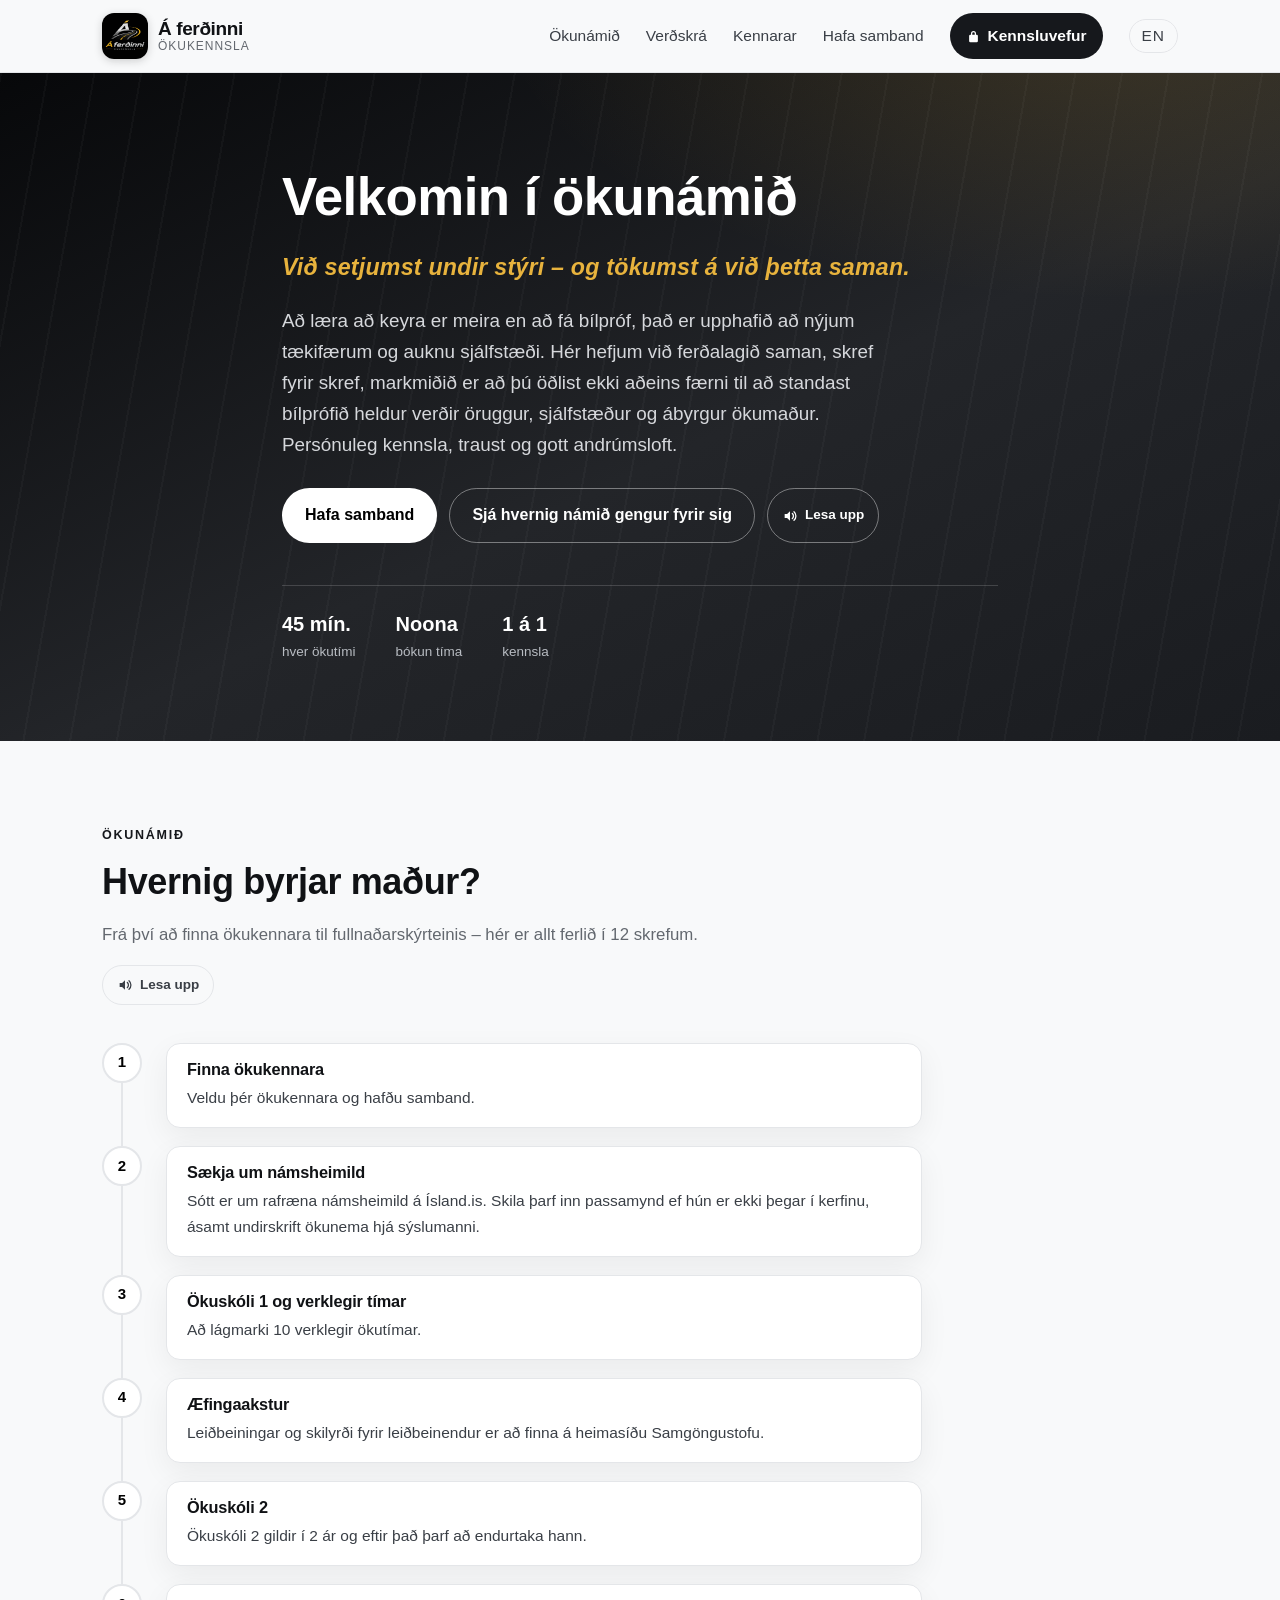
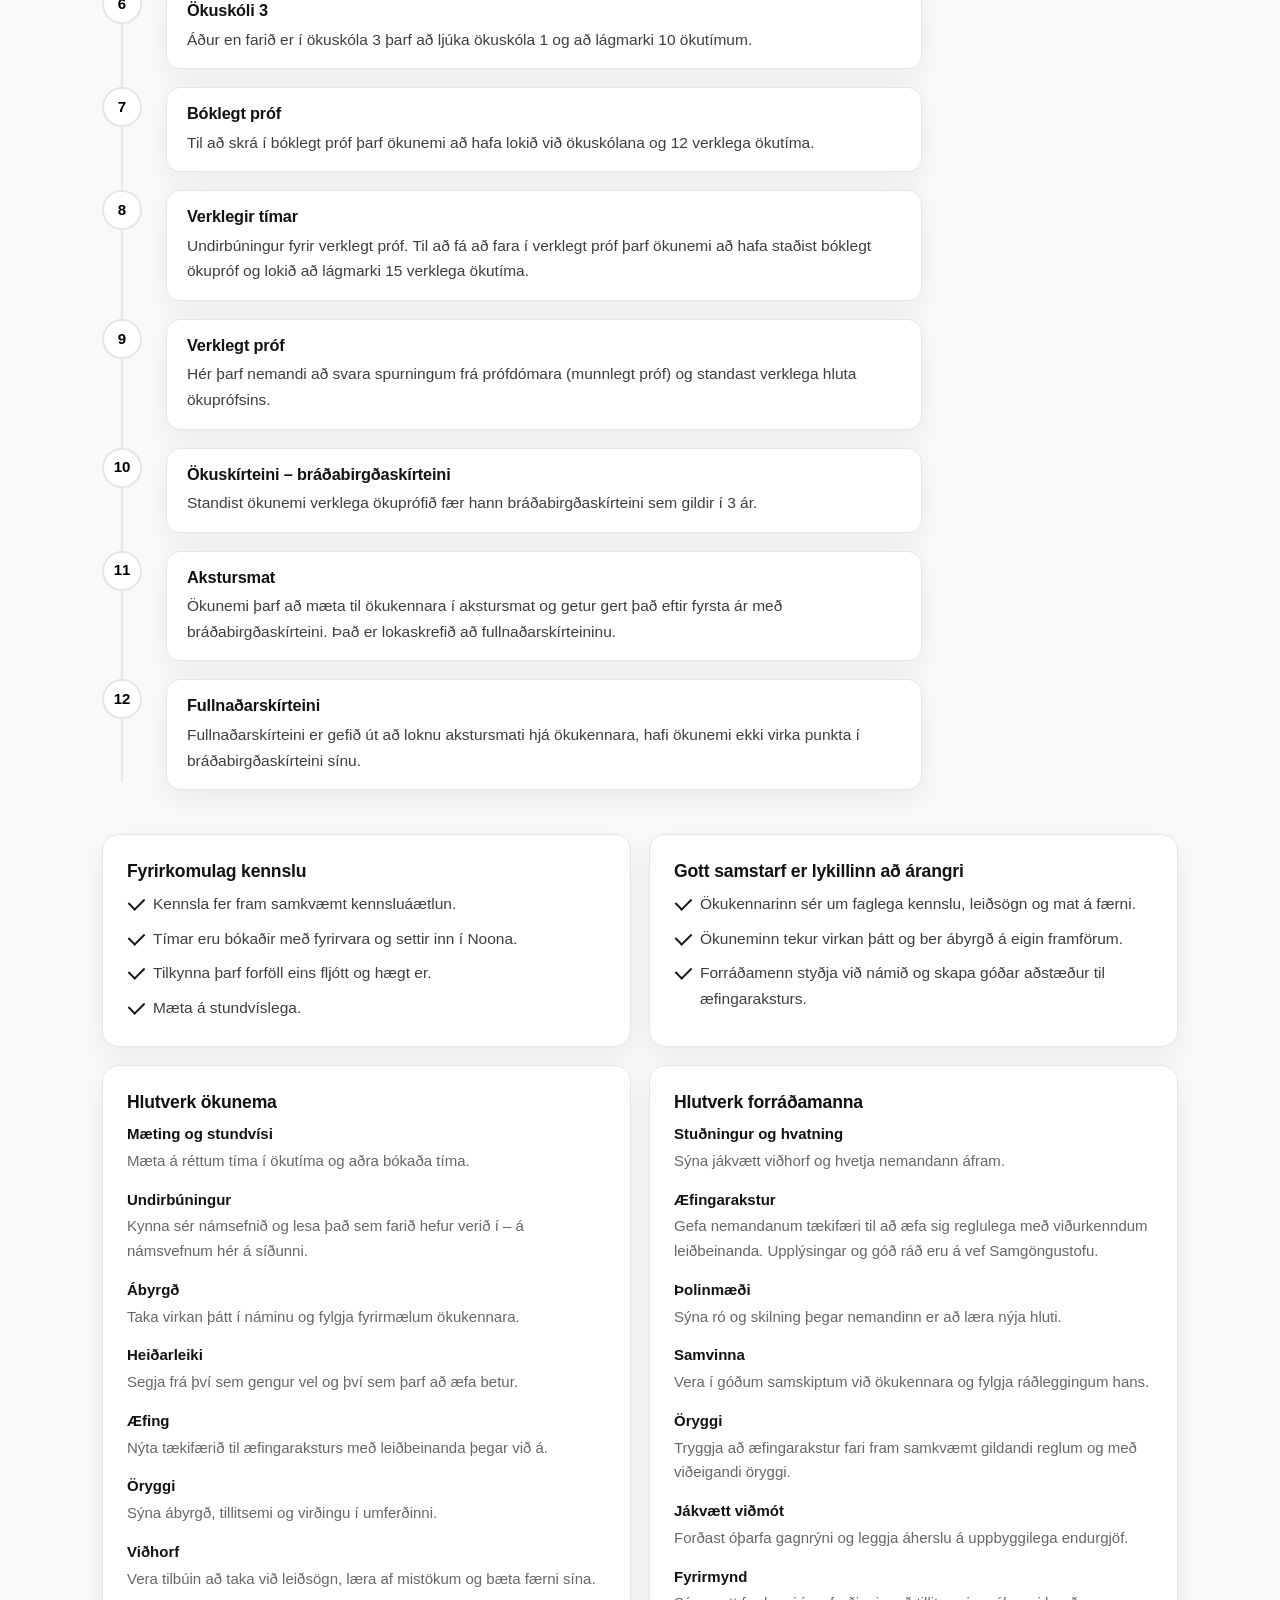
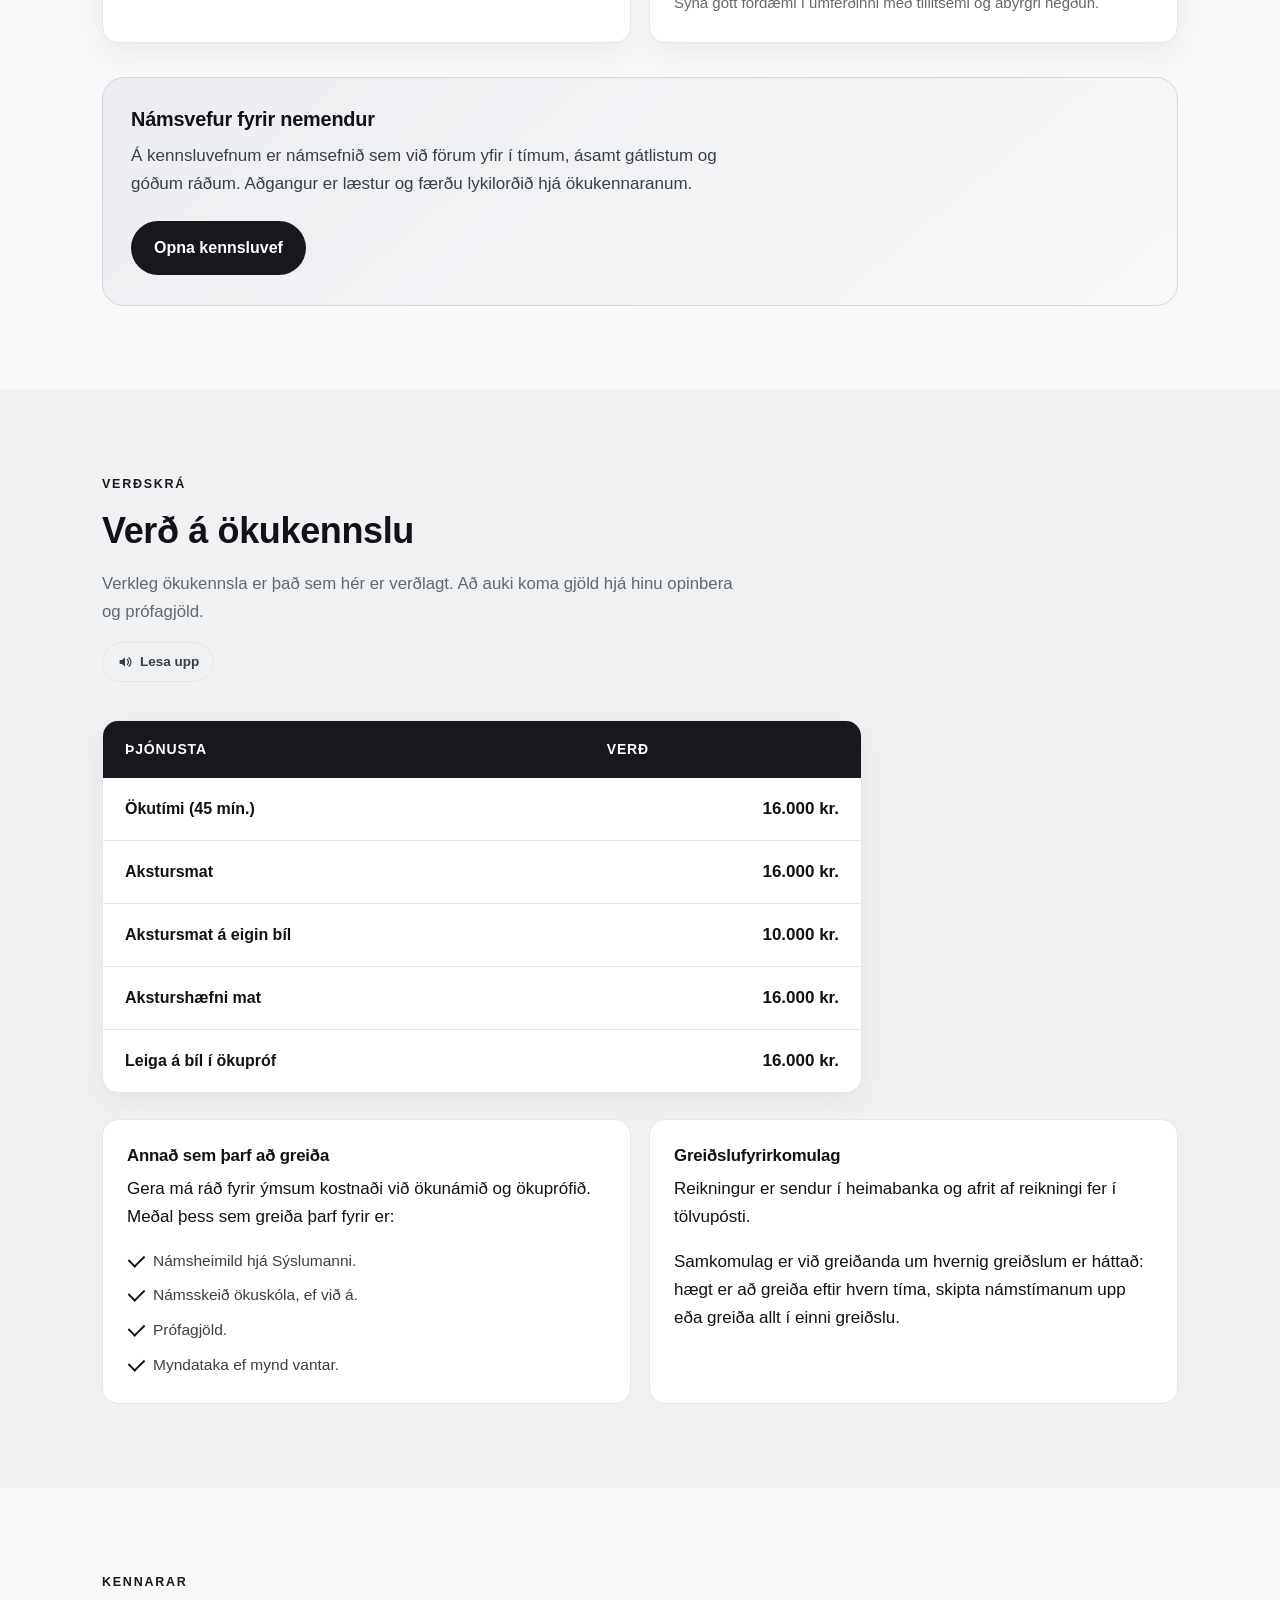
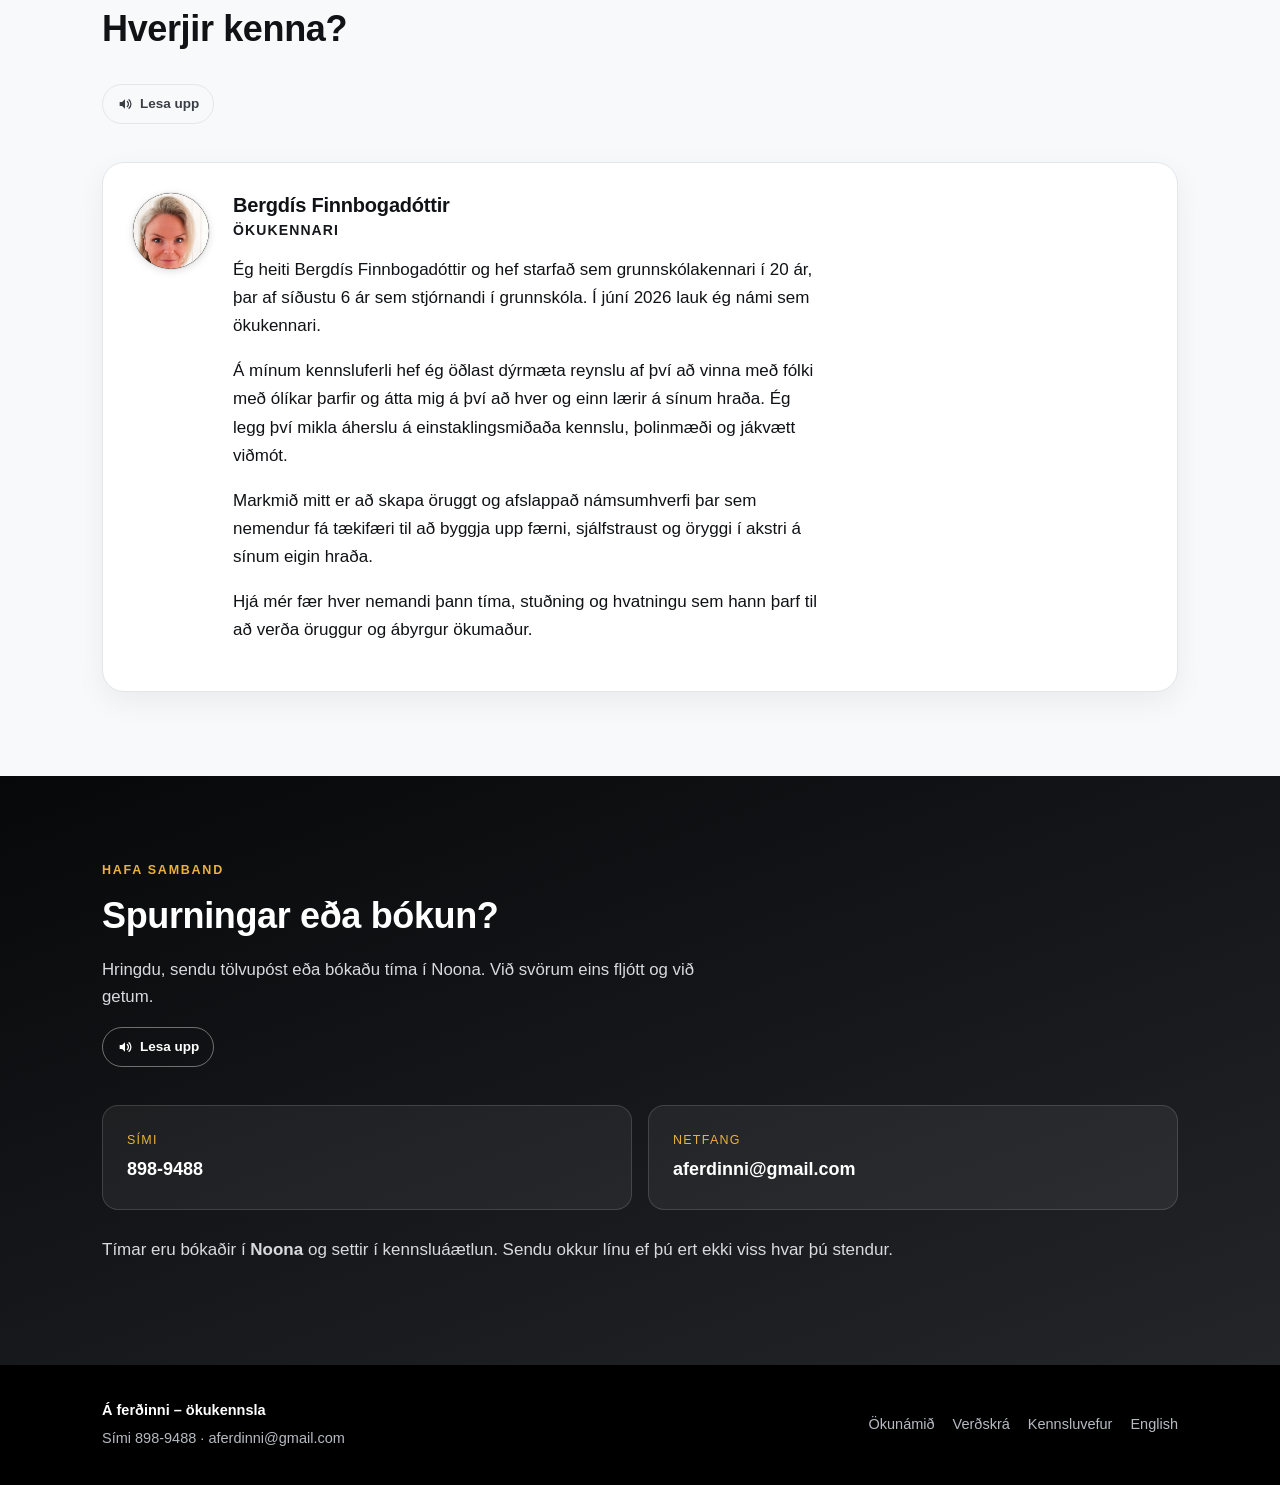
<file: index.html>
<!DOCTYPE html>
<html lang="is">
<head>
  <meta charset="utf-8">
  <meta name="viewport" content="width=device-width, initial-scale=1">
  <title>Á ferðinni – ökukennsla</title>
  <meta name="description" content="Ökukennsla. Öruggt, þolinmóðlegt og uppbyggilegt ökunám undir leiðsögn reynds ökukennara.">
  <link rel="icon" type="image/png" href="assets/favicon.png">
  <link rel="apple-touch-icon" href="assets/apple-touch-icon.png">
  <link rel="alternate" hreflang="is" href="./">
  <link rel="alternate" hreflang="en" href="en/">
  <link rel="canonical" href="https://aferdinniokukennsla.is/">
  <link rel="stylesheet" href="styles.css">
</head>
<body>
  <a class="skip" href="#efni">Fara beint í efni</a>

  <header class="site-header" id="top">
    <div class="wrap header-inner">
      <a class="brand" href="#top">
        <img class="brand-logo" src="assets/logo.jpg" alt="Merki Á ferðinni" width="46" height="46">
        <span class="brand-text">
          <strong>Á ferðinni</strong>
          <small>ökukennsla</small>
        </span>
      </a>

      <button class="nav-toggle" aria-expanded="false" aria-controls="nav" id="navToggle">
        <span></span><span></span><span></span>
        <span class="sr-only">Opna valmynd</span>
      </button>

      <nav class="nav" id="nav" aria-label="Aðalvalmynd">
        <a href="#namid">Ökunámið</a>
        <a href="#verdskra">Verðskrá</a>
        <a href="#kennarar">Kennarar</a>
        <a href="#samband">Hafa samband</a>
        <a class="nav-cta" href="kennsluvefur/">
          <svg viewBox="0 0 24 24" width="15" height="15" aria-hidden="true"><path d="M12 3a4 4 0 0 0-4 4v2H7a2 2 0 0 0-2 2v8a2 2 0 0 0 2 2h10a2 2 0 0 0 2-2v-8a2 2 0 0 0-2-2h-1V7a4 4 0 0 0-4-4Zm2 6H10V7a2 2 0 1 1 4 0v2Z" fill="currentColor"/></svg>
          Kennsluvefur
        </a>
        <a class="lang-switch" href="en/" hreflang="en" lang="en">EN</a>
      </nav>
    </div>
  </header>

  <main id="efni">

    <!-- FORSÍÐA -->
    <section class="hero">
      <div class="hero-road" aria-hidden="true"></div>
      <div class="wrap hero-inner">
        <h1>Velkomin í ökunámið</h1>
        <p class="hero-sub">Við setjumst undir stýri – og tökumst á við þetta saman.</p>
        <p class="lead">
          Að læra að keyra er meira en að fá bílpróf, það er upphafið að nýjum tækifærum og auknu
          sjálfstæði. Hér hefjum við ferðalagið saman, skref fyrir skref, markmiðið er að þú öðlist
          ekki aðeins færni til að standast bílprófið heldur verðir öruggur, sjálfstæður og ábyrgur
          ökumaður. Persónuleg kennsla, traust og gott andrúmsloft.
        </p>
        <div class="hero-actions">
          <a class="btn btn-primary" href="#samband">Hafa samband</a>
          <a class="btn btn-ghost" href="#namid">Sjá hvernig námið gengur fyrir sig</a>
        </div>
        <ul class="facts">
          <li><strong>45 mín.</strong><span>hver ökutími</span></li>
          <li><strong>Noona</strong><span>bókun tíma</span></li>
          <li><strong>1 á 1</strong><span>kennsla</span></li>
        </ul>
      </div>
    </section>

    <!-- ÖKUNÁMIÐ -->
    <section class="section" id="namid">
      <div class="wrap">
        <header class="section-head">
          <p class="eyebrow">Ökunámið</p>
          <h2>Hvernig byrjar maður?</h2>
          <p class="section-lead">Frá því að finna ökukennara til fullnaðarskýrteinis – hér er allt ferlið í 12 skrefum.</p>
        </header>

        <ol class="timeline">
          <li>
            <span class="tl-num">1</span>
            <div class="tl-body">
              <h3>Finna ökukennara</h3>
              <p>Veldu þér ökukennara og hafðu samband.</p>
            </div>
          </li>
          <li>
            <span class="tl-num">2</span>
            <div class="tl-body">
              <h3>Sækja um námsheimild</h3>
              <p>Sótt er um rafræna námsheimild á Ísland.is. Skila þarf inn passamynd ef hún er ekki þegar í kerfinu, ásamt undirskrift ökunema hjá sýslumanni.</p>
            </div>
          </li>
          <li>
            <span class="tl-num">3</span>
            <div class="tl-body">
              <h3>Ökuskóli 1 og verklegir tímar</h3>
              <p>Að lágmarki 10 verklegir ökutímar.</p>
            </div>
          </li>
          <li>
            <span class="tl-num">4</span>
            <div class="tl-body">
              <h3>Æfingaakstur</h3>
              <p>Leiðbeiningar og skilyrði fyrir leiðbeinendur er að finna á heimasíðu Samgöngustofu.</p>
            </div>
          </li>
          <li>
            <span class="tl-num">5</span>
            <div class="tl-body">
              <h3>Ökuskóli 2</h3>
              <p>Ökuskóli 2 gildir í 2 ár og eftir það þarf að endurtaka hann.</p>
            </div>
          </li>
          <li>
            <span class="tl-num">6</span>
            <div class="tl-body">
              <h3>Ökuskóli 3</h3>
              <p>Áður en farið er í ökuskóla 3 þarf að ljúka ökuskóla 1 og að lágmarki 10 ökutímum.</p>
            </div>
          </li>
          <li>
            <span class="tl-num">7</span>
            <div class="tl-body">
              <h3>Bóklegt próf</h3>
              <p>Til að skrá í bóklegt próf þarf ökunemi að hafa lokið við ökuskólana og 12 verklega ökutíma.</p>
            </div>
          </li>
          <li>
            <span class="tl-num">8</span>
            <div class="tl-body">
              <h3>Verklegir tímar</h3>
              <p>Undirbúningur fyrir verklegt próf. Til að fá að fara í verklegt próf þarf ökunemi að hafa staðist bóklegt ökupróf og lokið að lágmarki 15 verklega ökutíma.</p>
            </div>
          </li>
          <li>
            <span class="tl-num">9</span>
            <div class="tl-body">
              <h3>Verklegt próf</h3>
              <p>Hér þarf nemandi að svara spurningum frá prófdómara (munnlegt próf) og standast verklega hluta ökuprófsins.</p>
            </div>
          </li>
          <li>
            <span class="tl-num">10</span>
            <div class="tl-body">
              <h3>Ökuskírteini – bráðabirgðaskírteini</h3>
              <p>Standist ökunemi verklega ökuprófið fær hann bráðabirgðaskírteini sem gildir í 3 ár.</p>
            </div>
          </li>
          <li>
            <span class="tl-num">11</span>
            <div class="tl-body">
              <h3>Akstursmat</h3>
              <p>Ökunemi þarf að mæta til ökukennara í akstursmat og getur gert það eftir fyrsta ár með bráðabirgðaskírteini. Það er lokaskrefið að fullnaðarskírteininu.</p>
            </div>
          </li>
          <li>
            <span class="tl-num">12</span>
            <div class="tl-body">
              <h3>Fullnaðarskírteini</h3>
              <p>Fullnaðarskírteini er gefið út að loknu akstursmati hjá ökukennara, hafi ökunemi ekki virka punkta í bráðabirgðaskírteini sínu.</p>
            </div>
          </li>
        </ol>

        <div class="grid-2 cards">
          <article class="card">
            <h3>Fyrirkomulag kennslu</h3>
            <ul class="ticks">
              <li>Kennsla fer fram samkvæmt kennsluáætlun.</li>
              <li>Tímar eru bókaðir með fyrirvara og settir inn í Noona.</li>
              <li>Tilkynna þarf forföll eins fljótt og hægt er.</li>
              <li>Mæta á stundvíslega.</li>
            </ul>
          </article>
          <article class="card">
            <h3>Gott samstarf er lykillinn að árangri</h3>
            <ul class="ticks">
              <li>Ökukennarinn sér um faglega kennslu, leiðsögn og mat á færni.</li>
              <li>Ökuneminn tekur virkan þátt og ber ábyrgð á eigin framförum.</li>
              <li>Forráðamenn styðja við námið og skapa góðar aðstæður til æfingaraksturs.</li>
            </ul>
          </article>
        </div>

        <div class="roles">
          <article class="card role">
            <h3>Hlutverk ökunema</h3>
            <dl>
              <dt>Mæting og stundvísi</dt>
              <dd>Mæta á réttum tíma í ökutíma og aðra bókaða tíma.</dd>
              <dt>Undirbúningur</dt>
              <dd>Kynna sér námsefnið og lesa það sem farið hefur verið í – á námsvefnum hér á síðunni.</dd>
              <dt>Ábyrgð</dt>
              <dd>Taka virkan þátt í náminu og fylgja fyrirmælum ökukennara.</dd>
              <dt>Heiðarleiki</dt>
              <dd>Segja frá því sem gengur vel og því sem þarf að æfa betur.</dd>
              <dt>Æfing</dt>
              <dd>Nýta tækifærið til æfingaraksturs með leiðbeinanda þegar við á.</dd>
              <dt>Öryggi</dt>
              <dd>Sýna ábyrgð, tillitsemi og virðingu í umferðinni.</dd>
              <dt>Viðhorf</dt>
              <dd>Vera tilbúin að taka við leiðsögn, læra af mistökum og bæta færni sína.</dd>
            </dl>
          </article>

          <article class="card role">
            <h3>Hlutverk forráðamanna</h3>
            <dl>
              <dt>Stuðningur og hvatning</dt>
              <dd>Sýna jákvætt viðhorf og hvetja nemandann áfram.</dd>
              <dt>Æfingarakstur</dt>
              <dd>Gefa nemandanum tækifæri til að æfa sig reglulega með viðurkenndum leiðbeinanda. Upplýsingar og góð ráð eru á vef Samgöngustofu.</dd>
              <dt>Þolinmæði</dt>
              <dd>Sýna ró og skilning þegar nemandinn er að læra nýja hluti.</dd>
              <dt>Samvinna</dt>
              <dd>Vera í góðum samskiptum við ökukennara og fylgja ráðleggingum hans.</dd>
              <dt>Öryggi</dt>
              <dd>Tryggja að æfingarakstur fari fram samkvæmt gildandi reglum og með viðeigandi öryggi.</dd>
              <dt>Jákvætt viðmót</dt>
              <dd>Forðast óþarfa gagnrýni og leggja áherslu á uppbyggilega endurgjöf.</dd>
              <dt>Fyrirmynd</dt>
              <dd>Sýna gott fordæmi í umferðinni með tillitsemi og ábyrgri hegðun.</dd>
            </dl>
          </article>
        </div>

        <aside class="callout">
          <h3>Námsvefur fyrir nemendur</h3>
          <p>Á kennsluvefnum er námsefnið sem við förum yfir í tímum, ásamt gátlistum og góðum ráðum. Aðgangur er læstur og færðu lykilorðið hjá ökukennaranum.</p>
          <a class="btn btn-primary" href="kennsluvefur/">Opna kennsluvef</a>
        </aside>
      </div>
    </section>

    <!-- VERÐSKRÁ -->
    <section class="section section-alt" id="verdskra">
      <div class="wrap">
        <header class="section-head">
          <p class="eyebrow">Verðskrá</p>
          <h2>Verð á ökukennslu</h2>
          <p class="section-lead">Verkleg ökukennsla er það sem hér er verðlagt. Að auki koma gjöld hjá hinu opinbera og prófagjöld.</p>
        </header>

        <div class="price-table-wrap">
          <table class="price-table">
            <caption class="sr-only">Verðskrá Á ferðinni ökukennslu</caption>
            <thead>
              <tr><th scope="col">Þjónusta</th><th scope="col">Verð</th></tr>
            </thead>
            <tbody>
              <tr><th scope="row">Ökutími (45 mín.)</th><td>16.000 kr.</td></tr>
              <tr><th scope="row">Akstursmat</th><td>16.000 kr.</td></tr>
              <tr><th scope="row">Akstursmat á eigin bíl</th><td>10.000 kr.</td></tr>
              <tr><th scope="row">Aksturshæfni mat</th><td>16.000 kr.</td></tr>
              <tr><th scope="row">Leiga á bíl í ökupróf</th><td>16.000 kr.</td></tr>
            </tbody>
          </table>
        </div>

        <div class="grid-2">
          <div class="note-block">
            <h3>Annað sem þarf að greiða</h3>
            <p>Gera má ráð fyrir ýmsum kostnaði við ökunámið og ökuprófið. Meðal þess sem greiða þarf fyrir er:</p>
            <ul class="ticks">
              <li>Námsheimild hjá Sýslumanni.</li>
              <li>Námsskeið ökuskóla, ef við á.</li>
              <li>Prófagjöld.</li>
              <li>Myndataka ef mynd vantar.</li>
            </ul>
          </div>
          <div class="note-block">
            <h3>Greiðslufyrirkomulag</h3>
            <p>Reikningur er sendur í heimabanka og afrit af reikningi fer í tölvupósti.</p>
            <p>Samkomulag er við greiðanda um hvernig greiðslum er háttað: hægt er að greiða eftir hvern tíma, skipta námstímanum upp eða greiða allt í einni greiðslu.</p>
          </div>
        </div>
      </div>
    </section>

    <!-- KENNARAR -->
    <section class="section" id="kennarar">
      <div class="wrap">
        <header class="section-head">
          <p class="eyebrow">Kennarar</p>
          <h2>Hverjir kenna?</h2>
        </header>

        <div class="teacher">
          <div class="teacher-avatar">
            <img src="assets/bergdis.jpg" alt="Bergdís Finnbogadóttir" width="76" height="76" loading="lazy">
          </div>
          <div class="teacher-body">
            <h3>Bergdís Finnbogadóttir</h3>
            <p class="teacher-role">Ökukennari</p>
            <p>
              Ég heiti Bergdís Finnbogadóttir og hef starfað sem grunnskólakennari í 20 ár, þar af
              síðustu 6 ár sem stjórnandi í grunnskóla. Í júní 2026 lauk ég námi sem ökukennari.
            </p>
            <p>
              Á mínum kennsluferli hef ég öðlast dýrmæta reynslu af því að vinna með fólki með ólíkar
              þarfir og átta mig á því að hver og einn lærir á sínum hraða. Ég legg því mikla áherslu á
              einstaklingsmiðaða kennslu, þolinmæði og jákvætt viðmót.
            </p>
            <p>
              Markmið mitt er að skapa öruggt og afslappað námsumhverfi þar sem nemendur fá tækifæri
              til að byggja upp færni, sjálfstraust og öryggi í akstri á sínum eigin hraða.
            </p>
            <p>
              Hjá mér fær hver nemandi þann tíma, stuðning og hvatningu sem hann þarf til að verða
              öruggur og ábyrgur ökumaður.
            </p>
          </div>
        </div>
      </div>
    </section>

    <!-- SAMBAND -->
    <section class="section section-dark" id="samband">
      <div class="wrap">
        <header class="section-head">
          <p class="eyebrow">Hafa samband</p>
          <h2>Spurningar eða bókun?</h2>
          <p class="section-lead">Hringdu, sendu tölvupóst eða bókaðu tíma í Noona. Við svörum eins fljótt og við getum.</p>
        </header>

        <div class="contact-grid">
          <a class="contact-card" href="tel:+3548989488">
            <span class="contact-label">Sími</span>
            <strong>898-9488</strong>
          </a>
          <a class="contact-card" href="mailto:aferdinni@gmail.com">
            <span class="contact-label">Netfang</span>
            <strong>aferdinni@gmail.com</strong>
          </a>
        </div>

        <p class="booking-note">
          Tímar eru bókaðir í <strong>Noona</strong> og settir í kennsluáætlun. Sendu okkur línu ef þú ert ekki viss hvar þú stendur.
        </p>
      </div>
    </section>

  </main>

  <footer class="site-footer">
    <div class="wrap footer-inner">
      <div>
        <strong>Á ferðinni – ökukennsla</strong>
        <p>Sími 898-9488 · aferdinni@gmail.com</p>
      </div>
      <nav aria-label="Fótur">
        <a href="#namid">Ökunámið</a>
        <a href="#verdskra">Verðskrá</a>
        <a href="kennsluvefur/">Kennsluvefur</a>
        <a href="en/" hreflang="en" lang="en">English</a>
      </nav>
    </div>
  </footer>

  <script src="read-aloud.js"></script>
  <script src="script.js"></script>
</body>
</html>
</file>
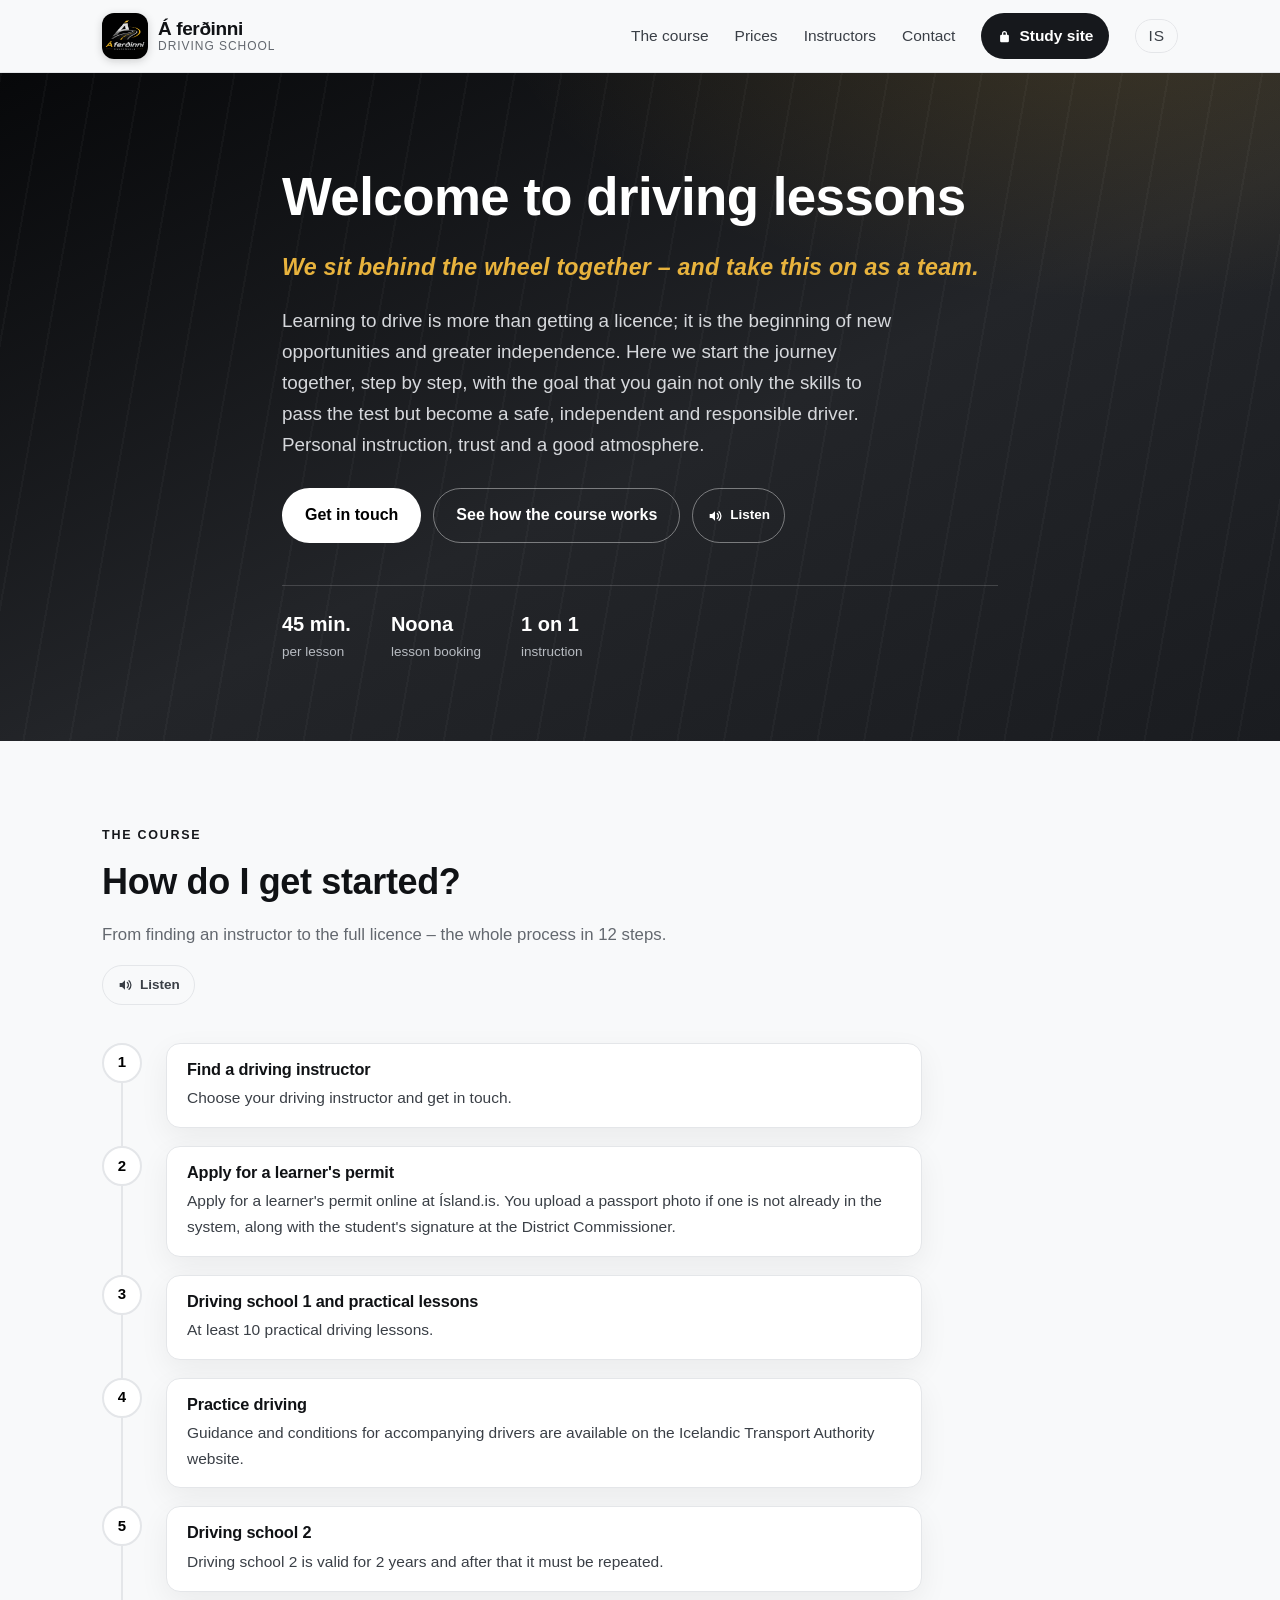
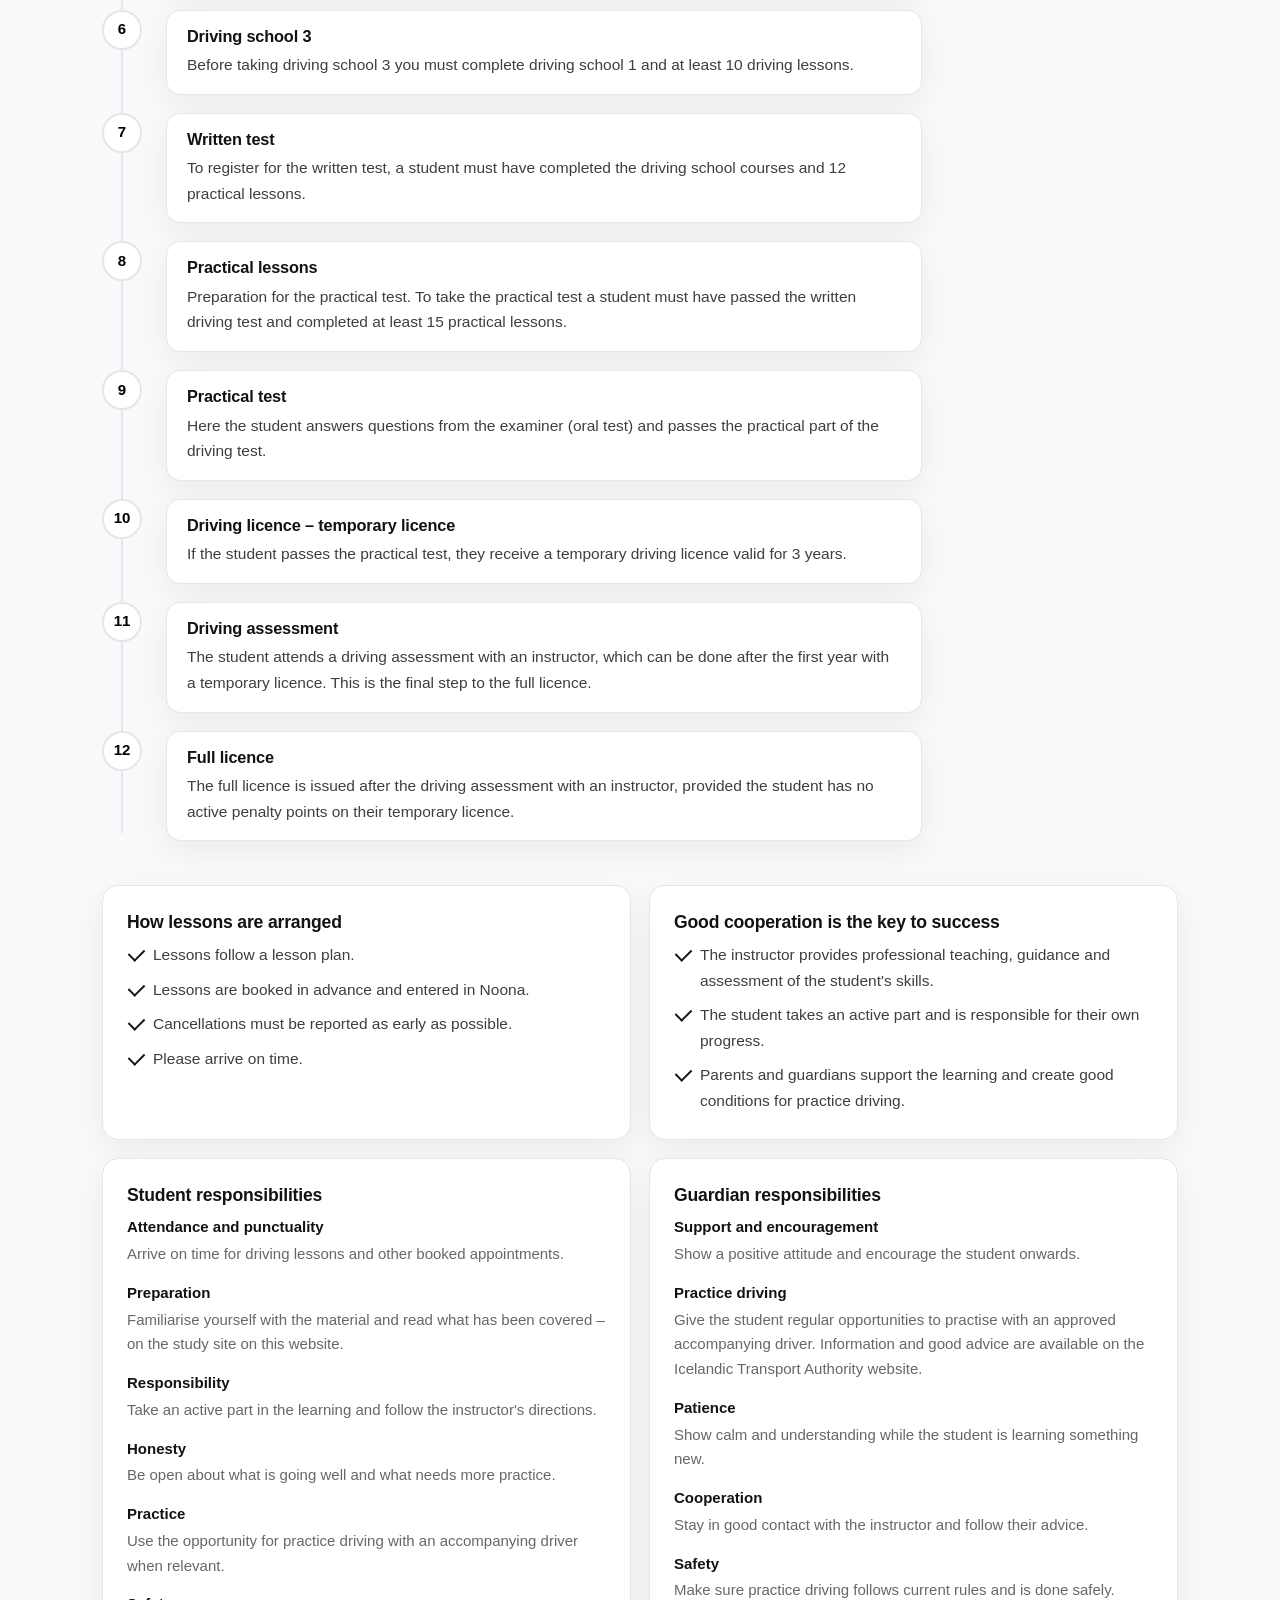
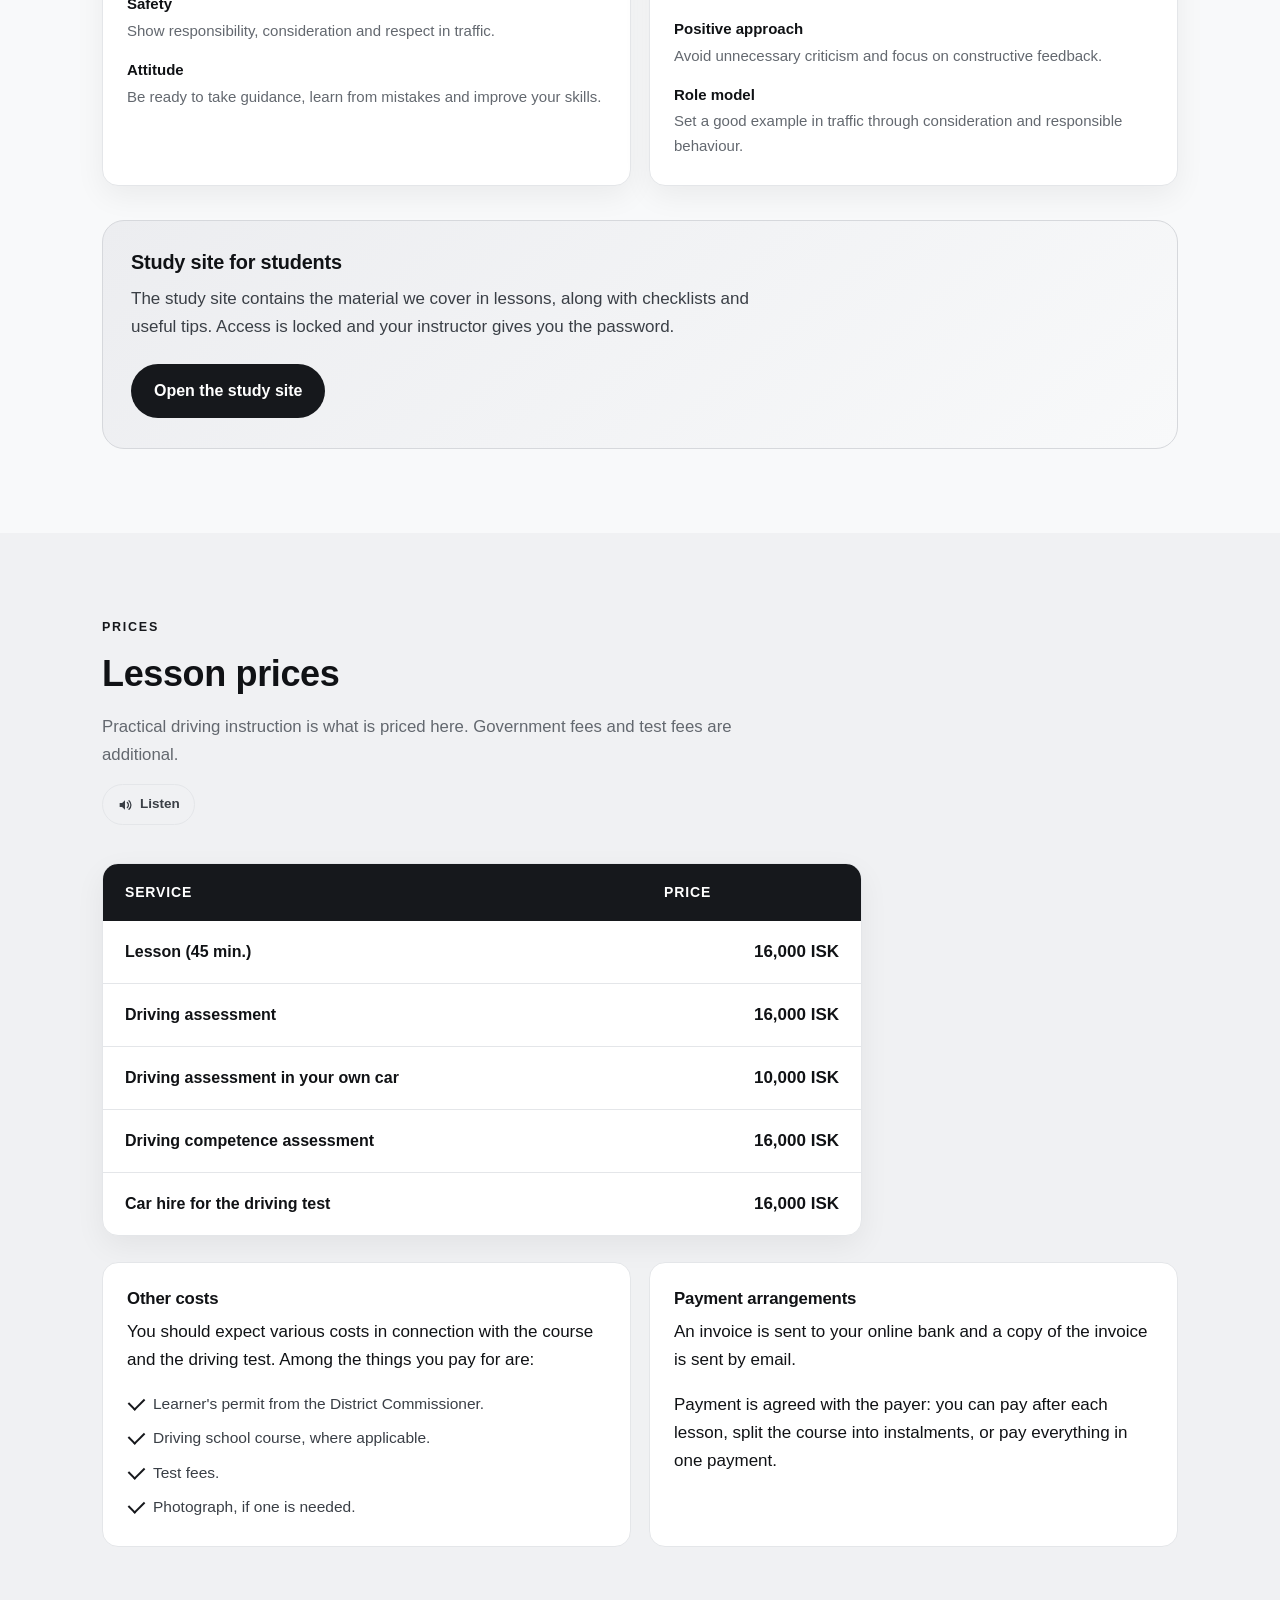
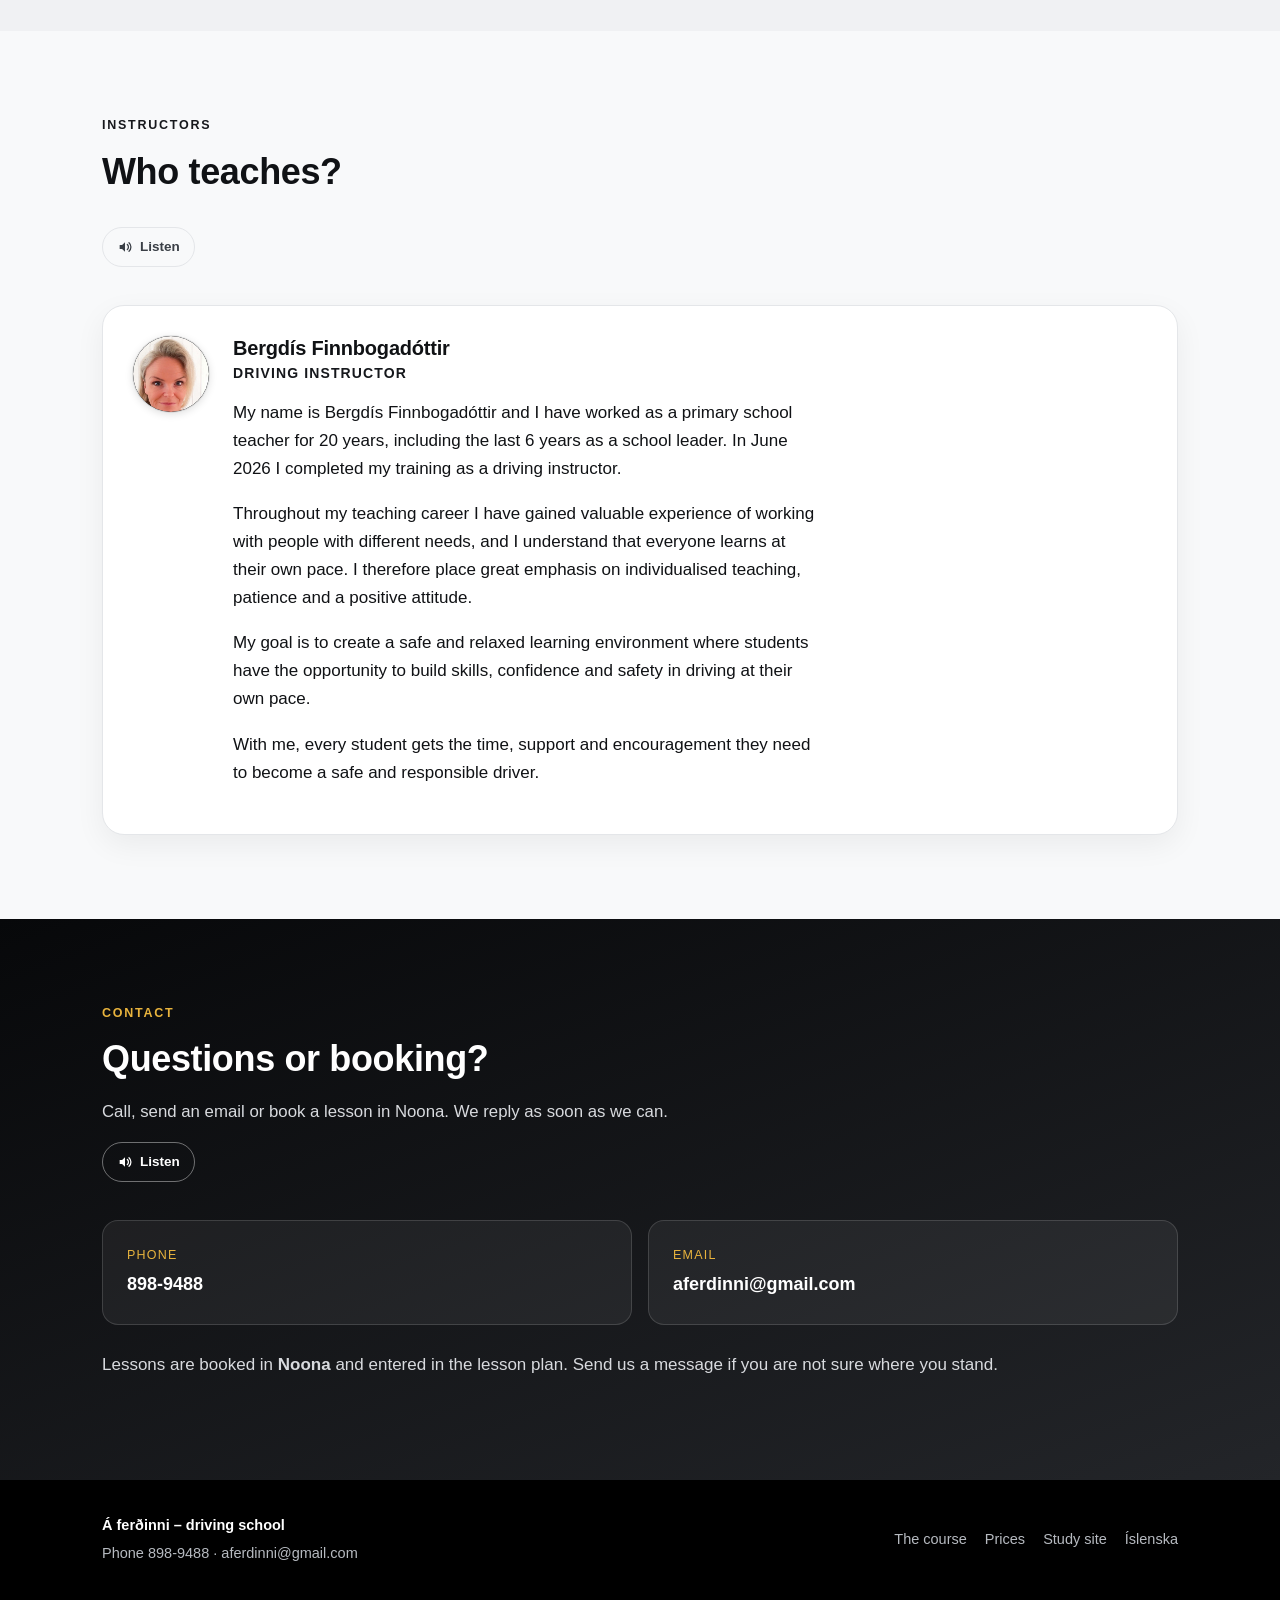
<file: en/index.html>
<!DOCTYPE html>
<html lang="en">
<head>
  <meta charset="utf-8">
  <meta name="viewport" content="width=device-width, initial-scale=1">
  <title>Á ferðinni – Driving School</title>
  <meta name="description" content="Driving instruction. Safe, patient and constructive driving lessons with an experienced instructor.">
  <link rel="icon" type="image/png" href="../assets/favicon.png">
  <link rel="apple-touch-icon" href="../assets/apple-touch-icon.png">
  <link rel="alternate" hreflang="is" href="../">
  <link rel="alternate" hreflang="en" href="./">
  <link rel="canonical" href="https://aferdinniokukennsla.is/en/">
  <link rel="stylesheet" href="../styles.css">
</head>
<body>
  <a class="skip" href="#efni">Skip to content</a>

  <header class="site-header" id="top">
    <div class="wrap header-inner">
      <a class="brand" href="#top">
        <img class="brand-logo" src="../assets/logo.jpg" alt="Á ferðinni logo" width="46" height="46">
        <span class="brand-text">
          <strong>Á ferðinni</strong>
          <small>driving school</small>
        </span>
      </a>

      <button class="nav-toggle" aria-expanded="false" aria-controls="nav" id="navToggle">
        <span></span><span></span><span></span>
        <span class="sr-only">Open menu</span>
      </button>

      <nav class="nav" id="nav" aria-label="Main menu">
        <a href="#namid">The course</a>
        <a href="#verdskra">Prices</a>
        <a href="#kennarar">Instructors</a>
        <a href="#samband">Contact</a>
        <a class="nav-cta" href="../kennsluvefur/?lang=en">
          <svg viewBox="0 0 24 24" width="15" height="15" aria-hidden="true"><path d="M12 3a4 4 0 0 0-4 4v2H7a2 2 0 0 0-2 2v8a2 2 0 0 0 2 2h10a2 2 0 0 0 2-2v-8a2 2 0 0 0-2-2h-1V7a4 4 0 0 0-4-4Zm2 6H10V7a2 2 0 1 1 4 0v2Z" fill="currentColor"/></svg>
          Study site
        </a>
        <a class="lang-switch" href="../" hreflang="is" lang="is">IS</a>
      </nav>
    </div>
  </header>

  <main id="efni">

    <!-- HOME -->
    <section class="hero">
      <div class="hero-road" aria-hidden="true"></div>
      <div class="wrap hero-inner">
        <h1>Welcome to driving lessons</h1>
        <p class="hero-sub">We sit behind the wheel together – and take this on as a team.</p>
        <p class="lead">
          Learning to drive is more than getting a licence; it is the beginning of new opportunities
          and greater independence. Here we start the journey together, step by step, with the goal
          that you gain not only the skills to pass the test but become a safe, independent and
          responsible driver. Personal instruction, trust and a good atmosphere.
        </p>
        <div class="hero-actions">
          <a class="btn btn-primary" href="#samband">Get in touch</a>
          <a class="btn btn-ghost" href="#namid">See how the course works</a>
        </div>
        <ul class="facts">
          <li><strong>45 min.</strong><span>per lesson</span></li>
          <li><strong>Noona</strong><span>lesson booking</span></li>
          <li><strong>1 on 1</strong><span>instruction</span></li>
        </ul>
      </div>
    </section>

    <!-- THE COURSE -->
    <section class="section" id="namid">
      <div class="wrap">
        <header class="section-head">
          <p class="eyebrow">The course</p>
          <h2>How do I get started?</h2>
          <p class="section-lead">From finding an instructor to the full licence – the whole process in 12 steps.</p>
        </header>

        <ol class="timeline">
          <li>
            <span class="tl-num">1</span>
            <div class="tl-body">
              <h3>Find a driving instructor</h3>
              <p>Choose your driving instructor and get in touch.</p>
            </div>
          </li>
          <li>
            <span class="tl-num">2</span>
            <div class="tl-body">
              <h3>Apply for a learner's permit</h3>
              <p>Apply for a learner's permit online at Ísland.is. You upload a passport photo if one is not already in the system, along with the student's signature at the District Commissioner.</p>
            </div>
          </li>
          <li>
            <span class="tl-num">3</span>
            <div class="tl-body">
              <h3>Driving school 1 and practical lessons</h3>
              <p>At least 10 practical driving lessons.</p>
            </div>
          </li>
          <li>
            <span class="tl-num">4</span>
            <div class="tl-body">
              <h3>Practice driving</h3>
              <p>Guidance and conditions for accompanying drivers are available on the Icelandic Transport Authority website.</p>
            </div>
          </li>
          <li>
            <span class="tl-num">5</span>
            <div class="tl-body">
              <h3>Driving school 2</h3>
              <p>Driving school 2 is valid for 2 years and after that it must be repeated.</p>
            </div>
          </li>
          <li>
            <span class="tl-num">6</span>
            <div class="tl-body">
              <h3>Driving school 3</h3>
              <p>Before taking driving school 3 you must complete driving school 1 and at least 10 driving lessons.</p>
            </div>
          </li>
          <li>
            <span class="tl-num">7</span>
            <div class="tl-body">
              <h3>Written test</h3>
              <p>To register for the written test, a student must have completed the driving school courses and 12 practical lessons.</p>
            </div>
          </li>
          <li>
            <span class="tl-num">8</span>
            <div class="tl-body">
              <h3>Practical lessons</h3>
              <p>Preparation for the practical test. To take the practical test a student must have passed the written driving test and completed at least 15 practical lessons.</p>
            </div>
          </li>
          <li>
            <span class="tl-num">9</span>
            <div class="tl-body">
              <h3>Practical test</h3>
              <p>Here the student answers questions from the examiner (oral test) and passes the practical part of the driving test.</p>
            </div>
          </li>
          <li>
            <span class="tl-num">10</span>
            <div class="tl-body">
              <h3>Driving licence – temporary licence</h3>
              <p>If the student passes the practical test, they receive a temporary driving licence valid for 3 years.</p>
            </div>
          </li>
          <li>
            <span class="tl-num">11</span>
            <div class="tl-body">
              <h3>Driving assessment</h3>
              <p>The student attends a driving assessment with an instructor, which can be done after the first year with a temporary licence. This is the final step to the full licence.</p>
            </div>
          </li>
          <li>
            <span class="tl-num">12</span>
            <div class="tl-body">
              <h3>Full licence</h3>
              <p>The full licence is issued after the driving assessment with an instructor, provided the student has no active penalty points on their temporary licence.</p>
            </div>
          </li>
        </ol>

        <div class="grid-2 cards">
          <article class="card">
            <h3>How lessons are arranged</h3>
            <ul class="ticks">
              <li>Lessons follow a lesson plan.</li>
              <li>Lessons are booked in advance and entered in Noona.</li>
              <li>Cancellations must be reported as early as possible.</li>
              <li>Please arrive on time.</li>
            </ul>
          </article>
          <article class="card">
            <h3>Good cooperation is the key to success</h3>
            <ul class="ticks">
              <li>The instructor provides professional teaching, guidance and assessment of the student's skills.</li>
              <li>The student takes an active part and is responsible for their own progress.</li>
              <li>Parents and guardians support the learning and create good conditions for practice driving.</li>
            </ul>
          </article>
        </div>

        <div class="roles">
          <article class="card role">
            <h3>Student responsibilities</h3>
            <dl>
              <dt>Attendance and punctuality</dt>
              <dd>Arrive on time for driving lessons and other booked appointments.</dd>
              <dt>Preparation</dt>
              <dd>Familiarise yourself with the material and read what has been covered – on the study site on this website.</dd>
              <dt>Responsibility</dt>
              <dd>Take an active part in the learning and follow the instructor's directions.</dd>
              <dt>Honesty</dt>
              <dd>Be open about what is going well and what needs more practice.</dd>
              <dt>Practice</dt>
              <dd>Use the opportunity for practice driving with an accompanying driver when relevant.</dd>
              <dt>Safety</dt>
              <dd>Show responsibility, consideration and respect in traffic.</dd>
              <dt>Attitude</dt>
              <dd>Be ready to take guidance, learn from mistakes and improve your skills.</dd>
            </dl>
          </article>

          <article class="card role">
            <h3>Guardian responsibilities</h3>
            <dl>
              <dt>Support and encouragement</dt>
              <dd>Show a positive attitude and encourage the student onwards.</dd>
              <dt>Practice driving</dt>
              <dd>Give the student regular opportunities to practise with an approved accompanying driver. Information and good advice are available on the Icelandic Transport Authority website.</dd>
              <dt>Patience</dt>
              <dd>Show calm and understanding while the student is learning something new.</dd>
              <dt>Cooperation</dt>
              <dd>Stay in good contact with the instructor and follow their advice.</dd>
              <dt>Safety</dt>
              <dd>Make sure practice driving follows current rules and is done safely.</dd>
              <dt>Positive approach</dt>
              <dd>Avoid unnecessary criticism and focus on constructive feedback.</dd>
              <dt>Role model</dt>
              <dd>Set a good example in traffic through consideration and responsible behaviour.</dd>
            </dl>
          </article>
        </div>

        <aside class="callout">
          <h3>Study site for students</h3>
          <p>The study site contains the material we cover in lessons, along with checklists and useful tips. Access is locked and your instructor gives you the password.</p>
          <a class="btn btn-primary" href="../kennsluvefur/?lang=en">Open the study site</a>
        </aside>
      </div>
    </section>

    <!-- PRICES -->
    <section class="section section-alt" id="verdskra">
      <div class="wrap">
        <header class="section-head">
          <p class="eyebrow">Prices</p>
          <h2>Lesson prices</h2>
          <p class="section-lead">Practical driving instruction is what is priced here. Government fees and test fees are additional.</p>
        </header>

        <div class="price-table-wrap">
          <table class="price-table">
            <caption class="sr-only">Á ferðinni driving school price list</caption>
            <thead>
              <tr><th scope="col">Service</th><th scope="col">Price</th></tr>
            </thead>
            <tbody>
              <tr><th scope="row">Lesson (45 min.)</th><td>16,000 ISK</td></tr>
              <tr><th scope="row">Driving assessment</th><td>16,000 ISK</td></tr>
              <tr><th scope="row">Driving assessment in your own car</th><td>10,000 ISK</td></tr>
              <tr><th scope="row">Driving competence assessment</th><td>16,000 ISK</td></tr>
              <tr><th scope="row">Car hire for the driving test</th><td>16,000 ISK</td></tr>
            </tbody>
          </table>
        </div>

        <div class="grid-2">
          <div class="note-block">
            <h3>Other costs</h3>
            <p>You should expect various costs in connection with the course and the driving test. Among the things you pay for are:</p>
            <ul class="ticks">
              <li>Learner's permit from the District Commissioner.</li>
              <li>Driving school course, where applicable.</li>
              <li>Test fees.</li>
              <li>Photograph, if one is needed.</li>
            </ul>
          </div>
          <div class="note-block">
            <h3>Payment arrangements</h3>
            <p>An invoice is sent to your online bank and a copy of the invoice is sent by email.</p>
            <p>Payment is agreed with the payer: you can pay after each lesson, split the course into instalments, or pay everything in one payment.</p>
          </div>
        </div>
      </div>
    </section>

    <!-- INSTRUCTORS -->
    <section class="section" id="kennarar">
      <div class="wrap">
        <header class="section-head">
          <p class="eyebrow">Instructors</p>
          <h2>Who teaches?</h2>
        </header>

        <div class="teacher">
          <div class="teacher-avatar">
            <img src="../assets/bergdis.jpg" alt="Bergdís Finnbogadóttir" width="76" height="76" loading="lazy">
          </div>
          <div class="teacher-body">
            <h3>Bergdís Finnbogadóttir</h3>
            <p class="teacher-role">Driving instructor</p>
            <p>
              My name is Bergdís Finnbogadóttir and I have worked as a primary school teacher for 20
              years, including the last 6 years as a school leader. In June 2026 I completed my
              training as a driving instructor.
            </p>
            <p>
              Throughout my teaching career I have gained valuable experience of working with people
              with different needs, and I understand that everyone learns at their own pace. I
              therefore place great emphasis on individualised teaching, patience and a positive
              attitude.
            </p>
            <p>
              My goal is to create a safe and relaxed learning environment where students have the
              opportunity to build skills, confidence and safety in driving at their own pace.
            </p>
            <p>
              With me, every student gets the time, support and encouragement they need to become a
              safe and responsible driver.
            </p>
          </div>
        </div>
      </div>
    </section>

    <!-- CONTACT -->
    <section class="section section-dark" id="samband">
      <div class="wrap">
        <header class="section-head">
          <p class="eyebrow">Contact</p>
          <h2>Questions or booking?</h2>
          <p class="section-lead">Call, send an email or book a lesson in Noona. We reply as soon as we can.</p>
        </header>

        <div class="contact-grid">
          <a class="contact-card" href="tel:+3548989488">
            <span class="contact-label">Phone</span>
            <strong>898-9488</strong>
          </a>
          <a class="contact-card" href="mailto:aferdinni@gmail.com">
            <span class="contact-label">Email</span>
            <strong>aferdinni@gmail.com</strong>
          </a>
        </div>

        <p class="booking-note">
          Lessons are booked in <strong>Noona</strong> and entered in the lesson plan. Send us a message if you are not sure where you stand.
        </p>
      </div>
    </section>

  </main>

  <footer class="site-footer">
    <div class="wrap footer-inner">
      <div>
        <strong>Á ferðinni – driving school</strong>
        <p>Phone 898-9488 · aferdinni@gmail.com</p>
      </div>
      <nav aria-label="Footer">
        <a href="#namid">The course</a>
        <a href="#verdskra">Prices</a>
        <a href="../kennsluvefur/?lang=en">Study site</a>
        <a href="../" hreflang="is" lang="is">Íslenska</a>
      </nav>
    </div>
  </footer>

  <script src="../read-aloud.js"></script>
  <script src="../script.js"></script>
</body>
</html>
</file>
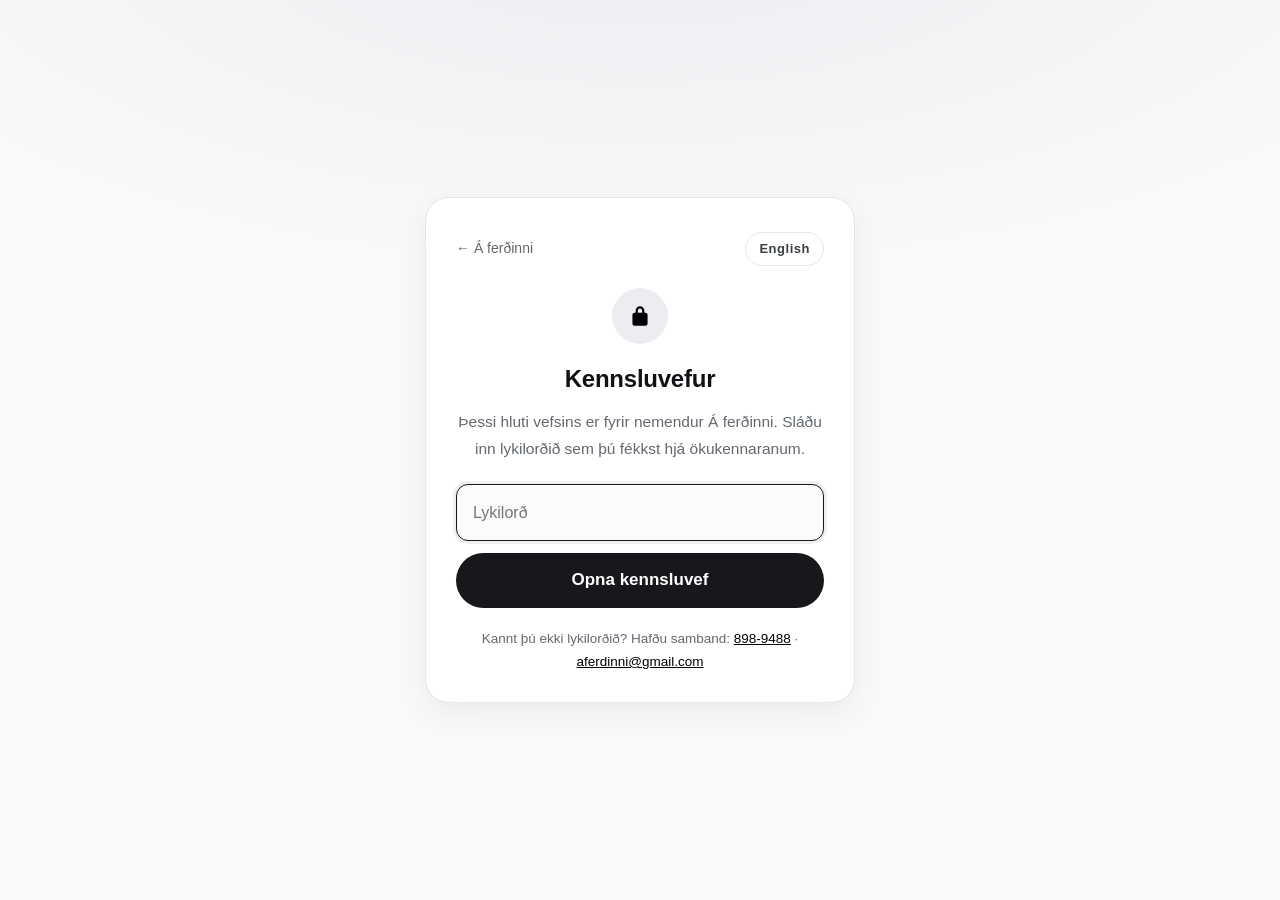
<file: kennsluvefur/index.html>
<!DOCTYPE html>
<html lang="is">
<head>
  <meta charset="utf-8">
  <meta name="viewport" content="width=device-width, initial-scale=1">
  <title>Kennsluvefur – Á ferðinni</title>
  <meta name="robots" content="noindex">
  <link rel="icon" type="image/png" href="../assets/favicon.png">
  <link rel="apple-touch-icon" href="../assets/apple-touch-icon.png">
  <link rel="stylesheet" href="kennsluvefur.css">
</head>
<body>

  <!-- Lykilorðsgátt -->
  <section class="gate" id="gate">
    <div class="gate-card">
      <div class="gate-top">
        <a class="gate-back" href="../" data-i18n="back">← Á ferðinni</a>
        <button class="lang-toggle" type="button" data-lang-toggle>English</button>
      </div>
      <div class="lock-icon" aria-hidden="true">
        <svg viewBox="0 0 24 24" width="26" height="26"><path d="M12 3a4 4 0 0 0-4 4v2H7a2 2 0 0 0-2 2v8a2 2 0 0 0 2 2h10a2 2 0 0 0 2-2v-8a2 2 0 0 0-2-2h-1V7a4 4 0 0 0-4-4Zm2 6H10V7a2 2 0 1 1 4 0v2Z" fill="currentColor"/></svg>
      </div>
      <h1 data-i18n="gateTitle">Kennsluvefur</h1>
      <p class="gate-lead" data-i18n="gateLead">Þessi hluti vefsins er fyrir nemendur Á ferðinni. Sláðu inn lykilorðið sem þú fékkst hjá ökukennaranum.</p>

      <form id="gateForm" novalidate>
        <label class="sr-only" for="password" data-i18n="passLabel">Lykilorð</label>
        <input type="password" id="password" name="password" placeholder="Lykilorð" data-i18n-placeholder="passPlaceholder" autocomplete="current-password" required>
        <p class="gate-error" id="gateError" role="alert" data-i18n="wrongPass" hidden>Rangt lykilorð. Reyndu aftur.</p>
        <button class="btn" type="submit" data-i18n="openBtn">Opna kennsluvef</button>
      </form>

      <p class="gate-help"><span data-i18n="helpText">Kannt þú ekki lykilorðið? Hafðu samband:</span> <a href="tel:+3548989488">898-9488</a> · <a href="mailto:aferdinni@gmail.com">aferdinni@gmail.com</a></p>
    </div>
  </section>

  <!-- Kennsluvefur -->
  <div class="reader" id="reader" hidden>
    <header class="reader-header">
      <a class="reader-brand" href="../">
        <img class="reader-logo" src="../assets/logo.jpg" alt="" width="30" height="30">
        <span>Á ferðinni <em data-i18n="brandSuffix">kennsluvefur</em></span>
      </a>
      <div class="reader-actions">
        <button class="lang-toggle" type="button" data-lang-toggle>English</button>
        <button class="logout" id="logout" type="button" data-i18n="logout">Loka</button>
      </div>
    </header>

    <div class="reader-body">
      <aside class="toc" aria-label="Efnisyfirlit">
        <p class="toc-title" data-i18n="tocTitle">Efnisyfirlit</p>
        <label class="sr-only" for="pageSelect" data-i18n="pageSelectLabel">Veldu síðu</label>
        <select id="pageSelect" class="page-select" aria-label="Veldu síðu"></select>
        <nav id="tocNav" class="toc-nav" aria-label="Efnisyfirlit"></nav>
      </aside>

      <main class="article" id="article" tabindex="-1">
        <div id="pageBody">
          <p class="loading" data-i18n="loading">Hleð námsefni…</p>
        </div>
      </main>
    </div>
  </div>

  <script src="../read-aloud.js"></script>
  <script src="gate.js"></script>
</body>
</html>
</file>
<file: styles.css>
/* Á ferðinni – ökukennsla */

:root {
  --ink: #101215;
  --ink-soft: #3a3f46;
  --muted: #63686f;
  --line: #e4e6e9;
  --bg: #f8f9fa;
  --card: #ffffff;
  --accent: #16181c;
  --accent-dark: #000000;
  --accent-soft: #ecedf0;
  --amber: #e8b33d;
  --radius: 16px;
  --shadow: 0 10px 30px rgba(0, 0, 0, 0.06);
  --max: 1120px;
  --font: ui-sans-serif, -apple-system, "SF Pro Text", "Helvetica Neue", Arial, sans-serif;
}

* { box-sizing: border-box; }

html { scroll-behavior: smooth; scroll-padding-top: 88px; }

body {
  margin: 0;
  font-family: var(--font);
  color: var(--ink);
  background: var(--bg);
  line-height: 1.65;
  -webkit-font-smoothing: antialiased;
  font-size: 17px;
}

.wrap {
  max-width: var(--max);
  margin: 0 auto;
  padding: 0 22px;
}

.sr-only {
  position: absolute;
  width: 1px; height: 1px;
  padding: 0; margin: -1px;
  overflow: hidden;
  clip: rect(0 0 0 0);
  white-space: nowrap;
  border: 0;
}

.skip {
  position: absolute;
  left: -999px;
  top: 0;
  background: var(--accent);
  color: #fff;
  padding: 10px 16px;
  z-index: 100;
}
.skip:focus { left: 12px; top: 12px; }

a { color: var(--accent-dark); }

h1, h2, h3 { line-height: 1.2; letter-spacing: -0.01em; margin: 0 0 .5em; }

p { margin: 0 0 1em; }

/* ---------- Header ---------- */

.site-header {
  position: sticky;
  top: 0;
  z-index: 50;
  background: rgba(248, 249, 250, 0.92);
  backdrop-filter: saturate(140%) blur(12px);
  border-bottom: 1px solid var(--line);
}

.header-inner {
  display: flex;
  align-items: center;
  justify-content: space-between;
  gap: 16px;
  min-height: 72px;
}

.brand {
  display: flex;
  align-items: center;
  gap: 10px;
  text-decoration: none;
  color: var(--ink);
}

.brand-logo {
  display: block;
  width: 46px;
  height: 46px;
  border-radius: 12px;
  object-fit: cover;
  box-shadow: 0 2px 8px rgba(0, 0, 0, .18);
}

.brand-text { display: flex; flex-direction: column; line-height: 1.1; }
.brand-text strong { font-size: 19px; letter-spacing: -0.02em; }
.brand-text small { font-size: 12px; color: var(--muted); letter-spacing: .08em; text-transform: uppercase; }

.nav {
  display: flex;
  align-items: center;
  gap: 26px;
}

.nav a {
  text-decoration: none;
  color: var(--ink-soft);
  font-size: 15.5px;
  font-weight: 500;
}

.nav a:hover { color: var(--accent); }

.nav-cta {
  display: inline-flex;
  align-items: center;
  gap: 7px;
  background: var(--accent);
  color: #fff !important;
  padding: 10px 16px;
  border-radius: 999px;
  font-weight: 600 !important;
}

.nav-cta:hover { background: var(--accent-dark); }

.lang-switch {
  display: inline-flex;
  align-items: center;
  justify-content: center;
  min-height: 34px;
  padding: 6px 12px;
  border: 1.5px solid var(--line);
  border-radius: 999px;
  font-size: 13px;
  font-weight: 700;
  letter-spacing: .06em;
  color: var(--ink-soft) !important;
  text-decoration: none;
  line-height: 1;
}
.lang-switch:hover { border-color: var(--accent); color: var(--accent-dark) !important; }

.nav-toggle {
  display: none;
  background: none;
  border: 0;
  padding: 11px 12px;
  min-width: 44px;
  min-height: 44px;
  cursor: pointer;
}
.nav-toggle span:not(.sr-only) {
  display: block;
  width: 22px;
  height: 2px;
  background: var(--ink);
  margin: 4px auto;
  border-radius: 2px;
  transition: transform .18s ease, opacity .18s ease;
}
.nav-toggle[aria-expanded="true"] span:nth-child(1) { transform: translateY(6px) rotate(45deg); }
.nav-toggle[aria-expanded="true"] span:nth-child(2) { opacity: 0; }
.nav-toggle[aria-expanded="true"] span:nth-child(3) { transform: translateY(-6px) rotate(-45deg); }

/* ---------- Hero ---------- */

.hero {
  position: relative;
  overflow: hidden;
  background:
    radial-gradient(900px 420px at 88% -10%, rgba(232, 179, 61, .16), transparent 70%),
    linear-gradient(155deg, #07080a 0%, #232529 55%, #16181c 120%);
  color: #fff;
  padding: 92px 0 78px;
}

.hero-road {
  position: absolute;
  inset: 0;
  background-image: repeating-linear-gradient(
    100deg,
    rgba(255,255,255,.05) 0 2px,
    transparent 2px 46px
  );
  opacity: .55;
  pointer-events: none;
}

.hero-inner { position: relative; max-width: 760px; }

.eyebrow {
  text-transform: uppercase;
  letter-spacing: .14em;
  font-size: 12.5px;
  font-weight: 700;
  color: var(--accent);
  margin-bottom: 14px;
}

.hero-sub {
  margin: 0 0 18px;
  font-size: clamp(1.2rem, 2.4vw, 1.45rem);
  font-weight: 700;
  font-style: italic;
  letter-spacing: .01em;
  color: #e8b33d;
}

.hero h1 {
  font-size: clamp(2.1rem, 5vw, 3.3rem);
  margin-bottom: 20px;
}

.hero .lead {
  font-size: clamp(1.02rem, 2vw, 1.18rem);
  color: #d6d8dc;
  max-width: 620px;
}

.hero-actions {
  display: flex;
  flex-wrap: wrap;
  gap: 12px;
  margin: 28px 0 42px;
}

.btn {
  display: inline-flex;
  align-items: center;
  justify-content: center;
  gap: 8px;
  padding: 13px 22px;
  border-radius: 999px;
  font-weight: 600;
  font-size: 16px;
  text-decoration: none;
  border: 1.5px solid transparent;
  transition: transform .15s ease, background .15s ease, border-color .15s ease;
}
.btn:hover { transform: translateY(-1px); }

.btn-primary { background: var(--accent); color: #fff; }
.btn-primary:hover { background: var(--accent-dark); }

.hero .btn-primary { background: #fff; color: var(--accent-dark); }
.hero .btn-primary:hover { background: #f1f2f4; }

.btn-ghost { border-color: rgba(255,255,255,.4); color: #fff; }
.btn-ghost:hover { border-color: #fff; background: rgba(255,255,255,.08); }

.facts {
  display: flex;
  flex-wrap: wrap;
  gap: 14px 40px;
  list-style: none;
  margin: 0;
  padding: 22px 0 0;
  border-top: 1px solid rgba(255,255,255,.16);
}
.facts li { display: flex; flex-direction: column; }
.facts strong { font-size: 20px; }
.facts span { font-size: 13.5px; color: #b8bcc2; }

/* ---------- Sections ---------- */

.section { padding: 84px 0; }
.section-alt { background: #f0f1f3; }
.section-dark {
  background: linear-gradient(160deg, #07080a, #232529);
  color: #fff;
}
.section-dark .section-lead { color: #d8dade; }
.section-dark .eyebrow { color: #e8b33d; }

.section-head { max-width: 640px; margin-bottom: 38px; }
.section-head h2 { font-size: clamp(1.6rem, 3.4vw, 2.25rem); }
.section-lead { color: var(--muted); font-size: 1.05rem; margin: 0; }

/* ---------- Tímalína ---------- */

.timeline {
  list-style: none;
  margin: 0 0 44px;
  padding: 0;
  position: relative;
  max-width: 820px;
}

.timeline::before {
  content: "";
  position: absolute;
  left: 19px;
  top: 8px;
  bottom: 8px;
  width: 2px;
  background: var(--line);
}

.timeline li {
  position: relative;
  padding: 0 0 18px 64px;
}
.timeline li:last-child { padding-bottom: 0; }

.tl-num {
  position: absolute;
  left: 0;
  top: 0;
  width: 40px;
  height: 40px;
  border-radius: 50%;
  background: var(--card);
  border: 2px solid var(--line);
  display: flex;
  align-items: center;
  justify-content: center;
  font-size: 15px;
  font-weight: 700;
  color: var(--accent-dark);
}

.tl-body {
  background: var(--card);
  border: 1px solid var(--line);
  border-radius: 14px;
  padding: 16px 20px;
  box-shadow: var(--shadow);
}

.tl-body h3 { font-size: 1.02rem; margin-bottom: 6px; }
.tl-body p { margin: 0; color: var(--ink-soft); font-size: 15.5px; }

/* ---------- Cards ---------- */

.grid-2 {
  display: grid;
  gap: 18px;
  grid-template-columns: repeat(auto-fit, minmax(min(290px, 100%), 1fr));
}

.cards { margin-bottom: 18px; }

.card {
  background: var(--card);
  border: 1px solid var(--line);
  border-radius: var(--radius);
  padding: 26px 24px;
  box-shadow: var(--shadow);
}

.card h3 { font-size: 1.1rem; }

.ticks { list-style: none; margin: 0; padding: 0; display: grid; gap: 9px; }
.ticks li { position: relative; padding-left: 26px; color: var(--ink-soft); font-size: 15.5px; }
.ticks li::before {
  content: "";
  position: absolute;
  left: 2px; top: 6px;
  width: 13px; height: 8px;
  border-left: 2.5px solid var(--accent);
  border-bottom: 2.5px solid var(--accent);
  transform: rotate(-45deg);
}

.roles { display: grid; gap: 18px; grid-template-columns: repeat(auto-fit, minmax(min(320px, 100%), 1fr)); }

.role dl { margin: 0; }
.role dt { font-weight: 700; font-size: 15px; margin-top: 14px; }
.role dt:first-child { margin-top: 0; }
.role dd { margin: 2px 0 0; color: var(--muted); font-size: 15px; }

.callout {
  margin-top: 34px;
  background: linear-gradient(140deg, #ecedf0, #f8f9fa);
  border: 1px solid #d6d8dc;
  border-radius: 22px;
  padding: 30px 28px;
}
.callout p { color: var(--ink-soft); max-width: 620px; }
.callout .btn { margin-top: 6px; }

/* ---------- Prices ---------- */

.price-table-wrap {
  background: var(--card);
  border: 1px solid var(--line);
  border-radius: var(--radius);
  overflow: hidden;
  box-shadow: var(--shadow);
  margin-bottom: 26px;
  max-width: 760px;
}

.price-table { width: 100%; border-collapse: collapse; }

.price-table th, .price-table td { text-align: left; padding: 17px 22px; }

.price-table thead th {
  background: var(--accent);
  color: #fff;
  font-size: 14px;
  letter-spacing: .06em;
  text-transform: uppercase;
}

.price-table tbody tr + tr { border-top: 1px solid var(--line); }
.price-table tbody th { font-weight: 600; font-size: 16px; }
.price-table td { text-align: right; font-variant-numeric: tabular-nums; font-weight: 600; white-space: nowrap; }
.price-table tbody tr:hover { background: #f7f8f9; }

.note-block {
  background: var(--card);
  border: 1px solid var(--line);
  border-radius: var(--radius);
  padding: 26px 24px;
}
.note-block h3 { font-size: 1.05rem; }
.note-block p:last-child { margin-bottom: 0; }

/* ---------- Teachers ---------- */

.teacher {
  display: flex;
  gap: 24px;
  align-items: flex-start;
  background: var(--card);
  border: 1px solid var(--line);
  border-radius: 22px;
  padding: 30px;
  box-shadow: var(--shadow);
}

.teacher-avatar {
  flex: 0 0 auto;
  width: 76px; height: 76px;
  border-radius: 50%;
  background: linear-gradient(140deg, #16181c, #07080a);
  color: #fff;
  display: flex;
  align-items: center;
  justify-content: center;
  font-weight: 700;
  font-size: 24px;
  letter-spacing: .04em;
  overflow: hidden;
  box-shadow: 0 0 0 1px rgba(0, 0, 0, .08), 0 2px 8px rgba(0, 0, 0, .14);
}

.teacher-avatar img {
  width: 100%;
  height: 100%;
  border-radius: 50%;
  object-fit: cover;
  display: block;
}

.teacher-body h3 { margin-bottom: 2px; font-size: 1.25rem; }
.teacher-role { color: var(--accent); font-weight: 600; font-size: 14px; text-transform: uppercase; letter-spacing: .08em; margin-bottom: 14px; }
.teacher-meta { color: var(--muted); font-size: 15px; margin: 0; }
.teacher-body { max-width: 62ch; }

/* ---------- Contact ---------- */

.contact-grid {
  display: grid;
  gap: 16px;
  grid-template-columns: repeat(auto-fit, minmax(220px, 1fr));
}

.contact-card {
  display: flex;
  flex-direction: column;
  gap: 4px;
  padding: 24px;
  border-radius: var(--radius);
  background: rgba(255,255,255,.06);
  border: 1px solid rgba(255,255,255,.14);
  text-decoration: none;
  color: #fff;
}
.contact-card:hover { background: rgba(255,255,255,.1); }
.contact-label { font-size: 12.5px; text-transform: uppercase; letter-spacing: .1em; color: #e8b33d; }
.contact-card strong { font-size: 18px; word-break: break-word; }

.booking-note { margin-top: 26px; color: #d8dade; }

/* ---------- Footer ---------- */

.site-footer {
  background: #000000;
  color: #b6bac0;
  padding: 34px 0;
  font-size: 14.5px;
}

.footer-inner {
  display: flex;
  flex-wrap: wrap;
  gap: 18px;
  align-items: center;
  justify-content: space-between;
}
.footer-inner strong { color: #fff; color: #fff; }
.footer-inner p { margin: 4px 0 0; }

.site-footer nav { display: flex; gap: 18px; }
.site-footer a { color: #b6bac0; text-decoration: none; padding: 8px 0; display: inline-block; }
.site-footer a:hover { color: #fff; }

/* ---------- Responsive ---------- */

@media (max-width: 820px) {
  .nav-toggle { display: block; }

  .nav {
    position: absolute;
    top: 100%;
    left: 0;
    right: 0;
    flex-direction: column;
    align-items: stretch;
    gap: 4px;
    background: var(--bg);
    border-bottom: 1px solid var(--line);
    padding: 10px 22px 18px;
    display: none;
  }
  .nav.open { display: flex; }
  .nav a { padding: 10px 0; font-size: 16px; }
  .nav-cta { justify-content: center; margin-top: 6px; }
  .nav .lang-switch { align-self: flex-start; padding: 8px 16px; margin-top: 8px; }

  .hero { padding: 66px 0 56px; }
  .section { padding: 62px 0; }
  .teacher { flex-direction: column; }
  .price-table th, .price-table td { padding: 14px 16px; font-size: 15px; }
}

@media (max-width: 560px) {
  .hero-actions .btn { width: 100%; }
  .facts { gap: 14px 28px; }
  .callout { padding: 24px 20px; }
  .timeline li { padding-left: 52px; }
  .tl-num { width: 34px; height: 34px; font-size: 13.5px; }
  .tl-body { padding: 14px 16px; }
}

/* ---------- Upplestur ---------- */

.read-btn {
  display: inline-flex;
  align-items: center;
  gap: 7px;
  margin-top: 16px;
  padding: 8px 14px;
  min-height: 38px;
  border: 1.5px solid var(--line);
  border-radius: 999px;
  background: transparent;
  color: var(--ink-soft);
  font: inherit;
  font-size: 13.5px;
  font-weight: 600;
  cursor: pointer;
  transition: background .15s ease, border-color .15s ease, color .15s ease;
}
.read-btn svg { flex: 0 0 auto; }
.read-btn:hover { border-color: var(--accent); color: var(--accent-dark); }
.read-btn[aria-pressed="true"] {
  background: var(--accent);
  border-color: var(--accent);
  color: #fff;
}

.hero .read-btn,
.section-dark .read-btn {
  color: #fff;
  border-color: rgba(255, 255, 255, .4);
}
.hero .read-btn:hover,
.section-dark .read-btn:hover {
  color: #fff;
  border-color: #fff;
}
.hero .read-btn[aria-pressed="true"],
.section-dark .read-btn[aria-pressed="true"] {
  background: #fff;
  border-color: #fff;
  color: var(--accent-dark);
}
.hero-actions .read-btn { margin-top: 0; }

@media (max-width: 560px) {
  .hero-actions .read-btn { width: 100%; justify-content: center; }
}
</file>
<file: kennsluvefur/kennsluvefur.css>
/* Kennsluvefur Á ferðinni */

:root {
  --ink: #101215;
  --ink-soft: #3a3f46;
  --muted: #63686f;
  --line: #e4e6e9;
  --bg: #f8f9fa;
  --card: #ffffff;
  --accent: #16181c;
  --accent-dark: #000000;
  --accent-soft: #ecedf0;
  --radius: 16px;
  --shadow: 0 10px 30px rgba(0, 0, 0, 0.06);
  --font: ui-sans-serif, -apple-system, "SF Pro Text", "Helvetica Neue", Arial, sans-serif;
}

* { box-sizing: border-box; }

body {
  margin: 0;
  font-family: var(--font);
  background: var(--bg);
  color: var(--ink);
  line-height: 1.7;
  font-size: 17px;
  -webkit-font-smoothing: antialiased;
}

.sr-only {
  position: absolute;
  width: 1px; height: 1px;
  padding: 0; margin: -1px;
  overflow: hidden;
  clip: rect(0 0 0 0);
  white-space: nowrap;
  border: 0;
}

h1, h2, h3 { line-height: 1.25; letter-spacing: -0.01em; }

.btn {
  display: inline-flex;
  align-items: center;
  justify-content: center;
  padding: 13px 22px;
  border-radius: 999px;
  border: 0;
  background: var(--accent);
  color: #fff;
  font: inherit;
  font-weight: 600;
  cursor: pointer;
  transition: background .15s ease;
}
.btn:hover { background: var(--accent-dark); }

/* ---------- Gátt ---------- */

.gate {
  min-height: 100vh;
  display: flex;
  align-items: center;
  justify-content: center;
  padding: 32px 20px;
  background:
    radial-gradient(1200px 500px at 50% -10%, #ecedf0, transparent 70%),
    var(--bg);
}

.gate-card {
  width: 100%;
  max-width: 430px;
  background: var(--card);
  border: 1px solid var(--line);
  border-radius: 24px;
  padding: 34px 30px 28px;
  box-shadow: var(--shadow);
  text-align: center;
}

.gate-top {
  display: flex;
  align-items: center;
  justify-content: space-between;
  gap: 12px;
  margin-bottom: 22px;
}

.gate-back {
  display: inline-block;
  font-size: 14px;
  color: var(--muted);
  text-decoration: none;
}
.gate-back:hover { color: var(--accent); }

.lang-toggle {
  background: none;
  border: 1.5px solid var(--line);
  border-radius: 999px;
  padding: 7px 13px;
  font: inherit;
  font-size: 13px;
  font-weight: 700;
  letter-spacing: .04em;
  color: var(--ink-soft);
  cursor: pointer;
  line-height: 1;
  min-height: 34px;
}
.lang-toggle:hover { border-color: var(--accent); color: var(--accent-dark); }

.lock-icon {
  width: 56px; height: 56px;
  margin: 0 auto 16px;
  border-radius: 50%;
  background: var(--accent-soft);
  color: var(--accent-dark);
  display: flex;
  align-items: center;
  justify-content: center;
}

.gate h1 { font-size: 1.5rem; margin-bottom: 8px; }
.gate-lead { color: var(--muted); font-size: 15.5px; margin-bottom: 22px; }

#gateForm { display: grid; gap: 12px; }

#password {
  width: 100%;
  padding: 14px 16px;
  font: inherit;
  font-size: 16px;
  border: 1.5px solid var(--line);
  border-radius: 12px;
  background: #fbfbfc;
}
#password:focus {
  outline: none;
  border-color: var(--accent);
  box-shadow: 0 0 0 3px rgba(0, 0, 0, .06);
}

.gate-error {
  margin: 0;
  color: #b42318;
  font-size: 14px;
}

.gate-help {
  margin: 20px 0 0;
  font-size: 13.5px;
  color: var(--muted);
}
.gate-help a { color: var(--accent-dark); white-space: nowrap; }

.gate[hidden] { display: none !important; }

/* ---------- Lesari ---------- */

.reader { min-height: 100vh; }

.reader-header {
  position: sticky;
  top: 0;
  z-index: 20;
  display: flex;
  align-items: center;
  justify-content: space-between;
  gap: 16px;
  padding: 12px 22px;
  background: rgba(248, 249, 250, .94);
  backdrop-filter: saturate(140%) blur(12px);
  border-bottom: 1px solid var(--line);
}

.reader-brand {
  display: flex;
  align-items: center;
  gap: 10px;
  text-decoration: none;
  color: var(--ink);
  font-weight: 700;
  font-size: 16px;
}
.reader-logo {
  display: block;
  width: 30px;
  height: 30px;
  border-radius: 8px;
  object-fit: cover;
}

.reader-brand em {
  font-style: normal;
  font-weight: 500;
  color: var(--muted);
  font-size: 14px;
  margin-left: 4px;
}

.reader-actions {
  display: flex;
  align-items: center;
  gap: 8px;
}

.logout {
  background: none;
  border: 1.5px solid var(--line);
  border-radius: 999px;
  padding: 10px 18px;
  font: inherit;
  font-size: 14px;
  color: var(--ink-soft);
  cursor: pointer;
  min-height: 44px;
}
.logout:hover { border-color: var(--accent); color: var(--accent-dark); }

.reader-body {
  display: grid;
  grid-template-columns: 268px minmax(0, 1fr);
  gap: 40px;
  max-width: 1120px;
  margin: 0 auto;
  padding: 34px 22px 80px;
  align-items: start;
}

.toc {
  position: sticky;
  top: 84px;
  min-width: 0;
  border-right: 1px solid var(--line);
  padding-right: 20px;
}

.toc-title {
  font-size: 12px;
  text-transform: uppercase;
  letter-spacing: .12em;
  color: var(--muted);
  font-weight: 700;
  margin: 0 0 12px;
}

#tocNav { display: grid; gap: 2px; }

#tocNav button {
  text-align: left;
  background: none;
  border: 0;
  border-radius: 10px;
  padding: 9px 12px;
  font: inherit;
  font-size: 14.5px;
  color: var(--ink-soft);
  cursor: pointer;
  line-height: 1.35;
}
#tocNav button:hover { background: var(--accent-soft); color: var(--accent-dark); }
#tocNav button.active {
  background: var(--accent);
  color: #fff;
  font-weight: 600;
}

.toc-nav { display: grid; gap: 2px; }

.toc-group { display: grid; gap: 2px; margin-bottom: 14px; }
.toc-group:last-child { margin-bottom: 0; }

.toc-section {
  margin: 0 0 4px 12px;
  font-size: 11.5px;
  font-weight: 700;
  letter-spacing: .1em;
  text-transform: uppercase;
  color: var(--muted);
}

.page-select {
  display: none;
  width: 100%;
  padding: 11px 14px;
  border: 1.5px solid var(--line);
  border-radius: 12px;
  background: #fff;
  font: inherit;
  font-size: 15px;
  color: var(--ink);
  cursor: pointer;
}

.article {
  max-width: 700px;
  margin: 0 auto;
  background: var(--card);
  border: 1px solid var(--line);
  border-radius: 22px;
  padding: 38px 36px;
  box-shadow: var(--shadow);
  scroll-margin-top: 84px;
}
.article:focus { outline: none; }

.chapter-kicker {
  font-size: 12.5px;
  text-transform: uppercase;
  letter-spacing: .12em;
  color: var(--accent);
  font-weight: 700;
  margin-bottom: 8px;
}

.article h1 { font-size: clamp(1.5rem, 3.4vw, 2rem); margin-bottom: 18px; }
.article h2 { font-size: 1.15rem; margin: 28px 0 8px; }
.article p { color: var(--ink-soft); }

.article ul { padding-left: 0; list-style: none; display: grid; gap: 8px; margin: 0 0 8px; }
.article ul li { position: relative; padding-left: 26px; color: var(--ink-soft); }
.article ul li::before {
  content: "";
  position: absolute;
  left: 3px; top: 8px;
  width: 11px; height: 7px;
  border-left: 2.5px solid var(--accent);
  border-bottom: 2.5px solid var(--accent);
  transform: rotate(-45deg);
}

.note {
  background: var(--accent-soft);
  border-left: 4px solid var(--accent);
  border-radius: 12px;
  padding: 18px 20px;
  margin: 26px 0 6px;
}
.note h3 { font-size: 14px; text-transform: uppercase; letter-spacing: .08em; color: var(--accent-dark); margin-bottom: 6px; }
.note p { margin: 0; color: var(--ink-soft); font-size: 15.5px; }

.chapter-nav {
  display: flex;
  justify-content: space-between;
  gap: 14px;
  margin-top: 34px;
  padding-top: 22px;
  border-top: 1px solid var(--line);
}

.pager {
  background: none;
  border: 1.5px solid var(--line);
  border-radius: 12px;
  padding: 10px 15px;
  font: inherit;
  font-size: 14px;
  color: var(--ink-soft);
  cursor: pointer;
  max-width: 48%;
  text-align: left;
  line-height: 1.35;
  overflow-wrap: anywhere;
}
.pager:hover { border-color: var(--accent); color: var(--accent-dark); }
.pager.next { text-align: right; margin-left: auto; }

.loading { color: var(--muted); }

@media (max-width: 860px) {
  .reader-body {
    grid-template-columns: minmax(0, 1fr);
    gap: 20px;
    padding: 20px 16px 60px;
    scroll-margin-top: 76px;
  }
  .toc {
    position: static;
    border-right: 0;
    border-bottom: 1px solid var(--line);
    padding: 0 0 16px;
    overflow: visible;
  }
  .page-select { display: block; }
  #tocNav { display: none; }
  .article {
    max-width: 700px;
    margin: 0 auto;
    padding: 26px 20px;
    border-radius: 18px;
    scroll-margin-top: 76px;
  }
  .gate-card { padding: 28px 22px 24px; }
}

@media (max-width: 480px) {
  .reader-brand em { display: none; }
  .pager { font-size: 13.5px; padding: 12px 13px; max-width: 47%; }
  .chapter-nav { gap: 10px; }
}

/* ---------- Upplestur ---------- */

.article-tools {
  display: flex;
  justify-content: flex-end;
  margin: 0 0 6px;
}

.read-btn {
  display: inline-flex;
  align-items: center;
  gap: 7px;
  padding: 8px 14px;
  min-height: 38px;
  border: 1.5px solid var(--line);
  border-radius: 999px;
  background: transparent;
  color: var(--ink-soft);
  font: inherit;
  font-size: 13.5px;
  font-weight: 600;
  cursor: pointer;
  transition: background .15s ease, border-color .15s ease, color .15s ease;
}
.read-btn svg { flex: 0 0 auto; }
.read-btn:hover { border-color: var(--accent); color: var(--accent-dark); }
.read-btn[aria-pressed="true"] {
  background: var(--accent);
  border-color: var(--accent);
  color: #fff;
}

/* ---------- Flettispjöld ---------- */

.cards-progress {
  margin: -4px 0 16px;
  font-size: 13px;
  letter-spacing: .08em;
  text-transform: uppercase;
  color: var(--muted);
  font-weight: 600;
}

.flash-card {
  display: flex;
  flex-direction: column;
  justify-content: center;
  gap: 12px;
  min-height: 220px;
  padding: 34px 26px;
  background: #fff;
  border: 1.5px solid var(--line);
  border-radius: 18px;
  box-shadow: var(--shadow);
  cursor: pointer;
  user-select: none;
  animation: cardIn .18s ease;
}
.flash-card:focus-visible {
  outline: none;
  box-shadow: 0 0 0 3px rgba(232, 179, 61, .55), var(--shadow);
}
.flash-card[data-flipped="true"] {
  background: var(--accent-soft);
  border-color: #cbdcef;
}

.flash-card-tag {
  font-size: 12px;
  text-transform: uppercase;
  letter-spacing: .12em;
  font-weight: 700;
  color: var(--accent);
}

.flash-card-text {
  margin: 0;
  font-size: 1.15rem;
  line-height: 1.6;
  color: var(--ink);
}

.flash-card-hint {
  font-size: 13px;
  color: var(--muted);
}

.flash-card-controls {
  display: flex;
  flex-wrap: wrap;
  gap: 10px;
  margin-top: 18px;
}

.cards-btn {
  flex: 1 1 auto;
  min-height: 44px;
  padding: 11px 14px;
  background: none;
  border: 1.5px solid var(--line);
  border-radius: 12px;
  font: inherit;
  font-size: 14px;
  font-weight: 600;
  color: var(--ink-soft);
  cursor: pointer;
}
.cards-btn:hover { border-color: var(--accent); color: var(--accent-dark); }

@keyframes cardIn {
  from { opacity: .35; transform: scale(.985); }
  to { opacity: 1; transform: none; }
}

@media (max-width: 860px) {
  .flash-card { min-height: 180px; padding: 26px 20px; }
  .flash-card-text { font-size: 1.05rem; }
}

/* ---------- Myndbönd ---------- */

.video-list { display: grid; gap: 26px; }

.video-item h2 { font-size: 1.1rem; margin-bottom: 10px; }

.video-frame {
  position: relative;
  padding-bottom: 56.25%;
  height: 0;
  overflow: hidden;
  border-radius: 14px;
  background: #000;
}
.video-frame iframe,
.video-frame video {
  position: absolute;
  inset: 0;
  width: 100%;
  height: 100%;
  border: 0;
}
.video-item p { margin: 10px 0 0; color: var(--ink-soft); font-size: 15px; }

/* ---------- Heimildir ---------- */

.source-list { list-style: none; margin: 0; padding: 0; display: grid; gap: 14px; }

.source-list li {
  background: #fff;
  border: 1px solid var(--line);
  border-radius: 12px;
  padding: 16px 18px;
}
.source-list a { color: var(--accent-dark); text-decoration: none; }
.source-list a:hover { text-decoration: underline; }
.source-list p { margin: 8px 0 0; color: var(--ink-soft); font-size: 15px; }
.source-publisher {
  display: block;
  margin-top: 4px;
  font-size: 13px;
  color: var(--muted);
}

/* ---------- Mynd á spjaldi ---------- */

.flash-card-image {
  margin: 0 0 6px;
  display: flex;
  justify-content: center;
}
.flash-card-image img {
  max-width: 180px;
  max-height: 180px;
  width: auto;
  height: auto;
  object-fit: contain;
  mix-blend-mode: multiply;
}
</file>
